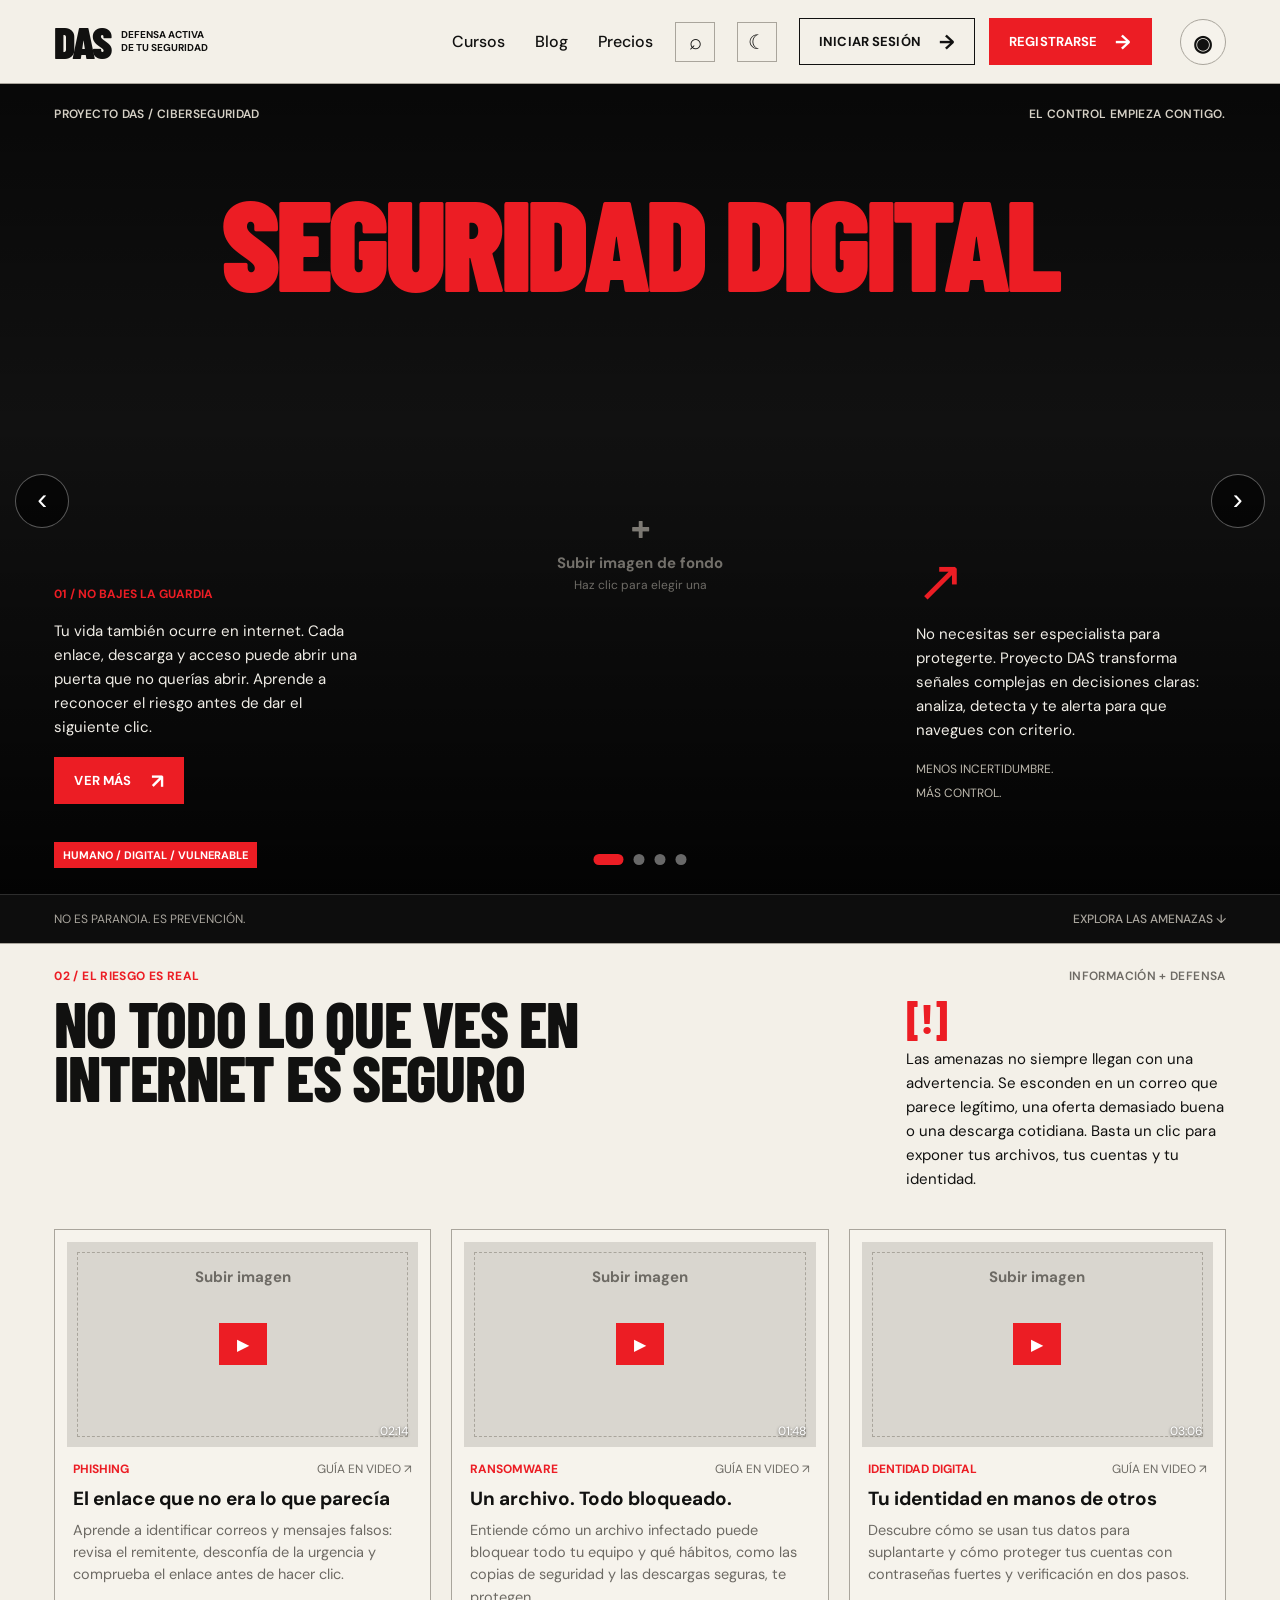
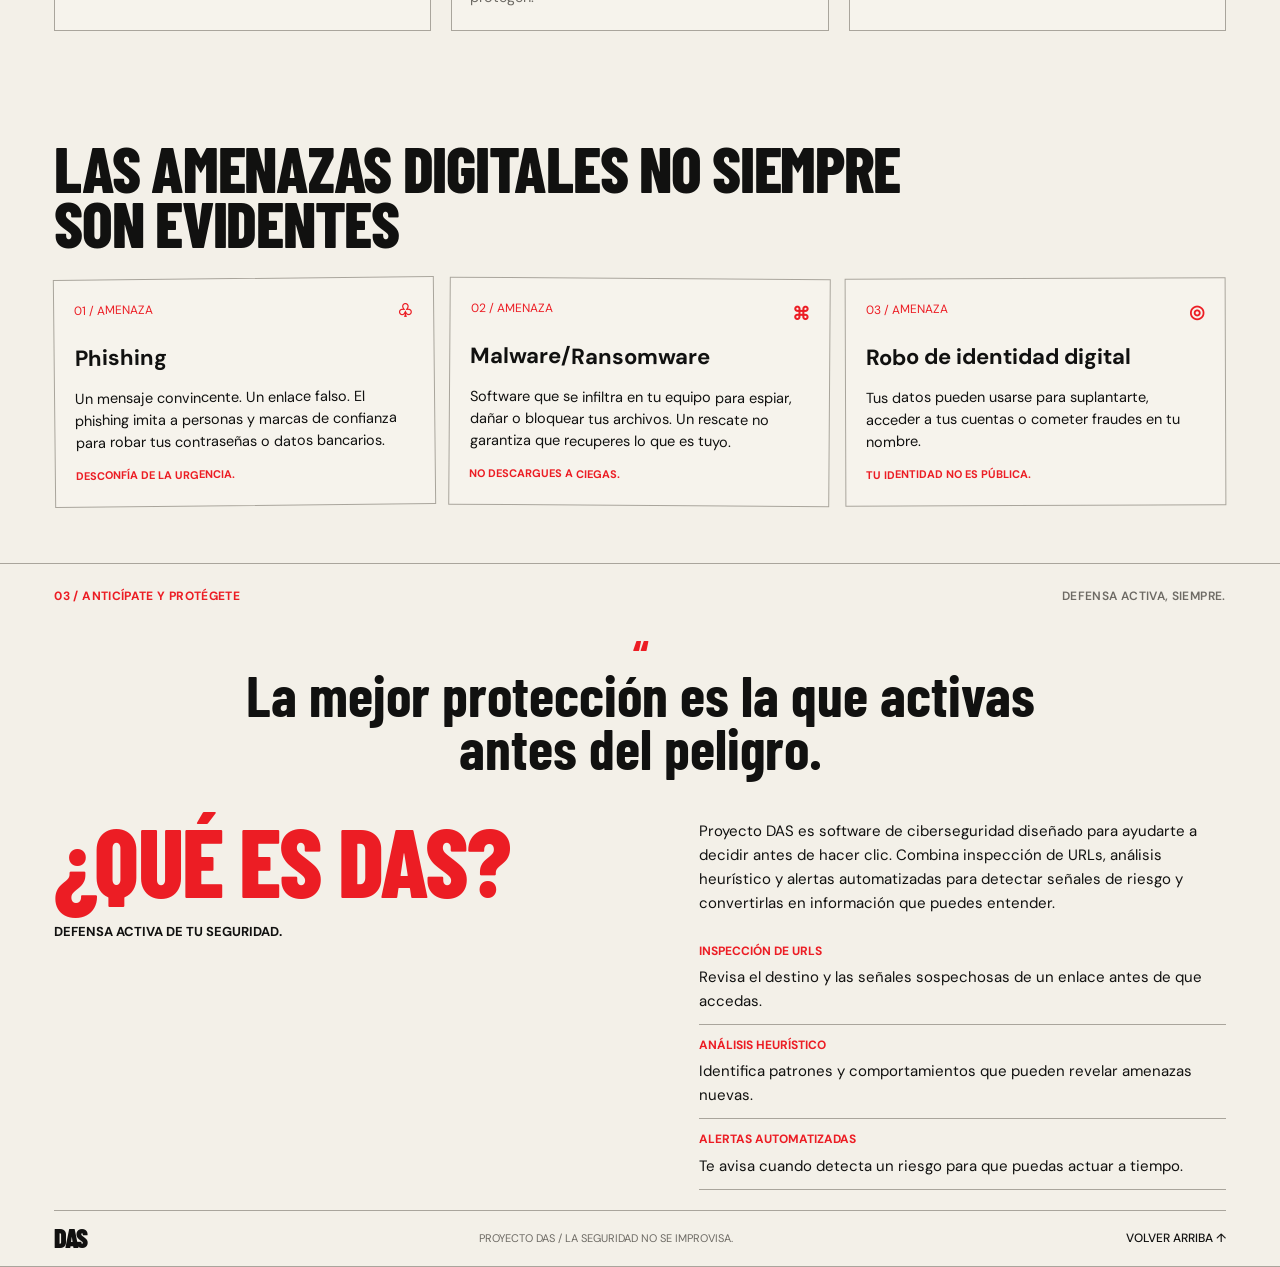
<file: index.html>
<!DOCTYPE html>
<html lang="es">
<head>
  <meta charset="UTF-8">
  <meta name="viewport" content="width=device-width, initial-scale=1.0">
  <meta name="theme-color" content="#f3f0e8">
  <title>DAS — Defensa activa de tu seguridad</title>
  <link rel="preconnect" href="https://fonts.googleapis.com">
  <link rel="preconnect" href="https://fonts.gstatic.com" crossorigin>
  <link href="https://fonts.googleapis.com/css2?family=Barlow+Condensed:wght@600;700;800;900&family=DM+Sans:wght@400;500;600;700&display=swap" rel="stylesheet">
  <link rel="stylesheet" href="style.css">
  <script src="script.js" defer></script>
</head>
<body>
  <header class="site-header">
    <a class="brand" href="#inicio" aria-label="DAS, inicio"><strong>DAS</strong><span>DEFENSA ACTIVA<br>DE TU SEGURIDAD</span></a>

    <nav class="main-nav" aria-label="Navegación principal">
      <div class="nav-links"><a href="#cursos">Cursos</a><a href="#blog">Blog</a><a href="#precios">Precios</a></div>
      <button class="icon-button search-button" aria-label="Buscar">⌕</button>
      <button class="icon-button theme-toggle" aria-label="Cambiar a modo oscuro" title="Cambiar tema"><span class="theme-icon">☾</span></button>
      <div class="account-actions">
        <button class="button button-outline" data-auth="login">Iniciar sesión <span>→</span></button>
        <button class="button button-red" data-auth="register">Registrarse <span>→</span></button>
      </div>
    </nav>

    <!-- Perfil: foto o iniciales del usuario -->
    <div class="profile">
      <button class="profile-button" aria-label="Perfil" aria-haspopup="true" aria-expanded="false">
        <img class="avatar-img" alt="Foto de perfil" hidden>
        <span class="avatar-initials">◉</span>
      </button>
      <div class="profile-menu" hidden>
        <strong class="profile-name"></strong>
        <button type="button" class="menu-item" data-action="photo">Cambiar foto</button>
        <button type="button" class="menu-item" data-action="logout">Cerrar sesión</button>
      </div>
      <input type="file" class="avatar-input" accept="image/*" hidden>
    </div>

    <button class="menu-toggle" aria-label="Abrir menú" aria-expanded="false">☰</button>
  </header>

  <main>
    <section class="hero section-rule" id="inicio" aria-roledescription="carrusel" aria-label="Seguridad digital">
      <div class="hero-stage">
        <article class="hero-slide is-active" aria-label="Diapositiva 1 de 4">
          <div class="hero-bg img-slot" data-slot="hero-1" data-mode="button" data-label="imagen de fondo 1">
            <img class="slot-img" alt="" hidden>
            <div class="slot-empty"><b>+</b><span>Subir imagen de fondo</span><small>Haz clic para elegir una</small></div>
            <button type="button" class="slot-edit" hidden>Cambiar imagen</button>
            <input type="file" accept="image/*" hidden>
          </div>
          <div class="slide-content">
            <div class="eyebrow-row"><span>PROYECTO DAS / CIBERSEGURIDAD</span><span>EL CONTROL EMPIEZA CONTIGO.</span></div>
            <h1>SEGURIDAD DIGITAL</h1>
            <div class="hero-grid">
              <div class="hero-copy hero-copy-left"><span class="kicker">01 / NO BAJES LA GUARDIA</span><p>Tu vida también ocurre en internet. Cada enlace, descarga y acceso puede abrir una puerta que no querías abrir. Aprende a reconocer el riesgo antes de dar el siguiente clic.</p><button class="button button-red" data-auth="register">Ver más <span>↗</span></button></div>
              <div class="hero-copy hero-copy-right"><span class="arrow-mark">↗</span><p>No necesitas ser especialista para protegerte. Proyecto DAS transforma señales complejas en decisiones claras: analiza, detecta y te alerta para que navegues con criterio.</p><small>MENOS INCERTIDUMBRE.<br>MÁS CONTROL.</small></div>
            </div>
            <span class="hero-caption">HUMANO / DIGITAL / VULNERABLE</span>
          </div>
        </article>
        <article class="hero-slide" aria-label="Diapositiva 2 de 4">
          <div class="hero-bg img-slot" data-slot="hero-2" data-mode="button" data-label="imagen de fondo 2">
            <img class="slot-img" alt="" hidden>
            <div class="slot-empty"><b>+</b><span>Subir imagen de fondo</span><small>Haz clic para elegir una</small></div>
            <button type="button" class="slot-edit" hidden>Cambiar imagen</button>
            <input type="file" accept="image/*" hidden>
          </div>
          <div class="slide-content">
            <div class="eyebrow-row"><span>PROYECTO DAS / PHISHING</span><span>DESCONFÍA DE LA URGENCIA.</span></div>
            <h1>PHISHING</h1>
            <div class="hero-grid">
              <div class="hero-copy hero-copy-left"><span class="kicker">02 / NO HAGAS CLIC A CIEGAS</span><p>Un correo de tu banco, un mensaje de un conocido, un premio que no pediste. El phishing se disfraza de lo que ya conoces. Revisa el remitente y el enlace antes de responder.</p><button class="button button-red" data-auth="register">Aprende a detectarlo <span>↗</span></button></div>
              <div class="hero-copy hero-copy-right"><span class="arrow-mark">↗</span><p>DAS inspecciona la URL y las señales sospechosas de cada enlace para avisarte cuando algo no cuadra, antes de que ingreses tus datos.</p><small>MENOS ENGAÑOS.<br>MÁS CRITERIO.</small></div>
            </div>
            <span class="hero-caption">ENLACE / FALSO / PELIGROSO</span>
          </div>
        </article>
        <article class="hero-slide" aria-label="Diapositiva 3 de 4">
          <div class="hero-bg img-slot" data-slot="hero-3" data-mode="button" data-label="imagen de fondo 3">
            <img class="slot-img" alt="" hidden>
            <div class="slot-empty"><b>+</b><span>Subir imagen de fondo</span><small>Haz clic para elegir una</small></div>
            <button type="button" class="slot-edit" hidden>Cambiar imagen</button>
            <input type="file" accept="image/*" hidden>
          </div>
          <div class="slide-content">
            <div class="eyebrow-row"><span>PROYECTO DAS / RANSOMWARE</span><span>NO DESCARGUES A CIEGAS.</span></div>
            <h1>RANSOMWARE</h1>
            <div class="hero-grid">
              <div class="hero-copy hero-copy-left"><span class="kicker">03 / UN ARCHIVO, TODO BLOQUEADO</span><p>Una descarga que parece normal puede cifrar tus archivos y pedirte dinero por devolverlos. Pagar no garantiza nada. Prevenir sí.</p><button class="button button-red" data-auth="register">Cómo evitarlo <span>↗</span></button></div>
              <div class="hero-copy hero-copy-right"><span class="arrow-mark">↗</span><p>El análisis heurístico de DAS detecta comportamientos sospechosos aunque la amenaza sea nueva y todavía no esté registrada.</p><small>MENOS RIESGO.<br>MÁS RESPALDO.</small></div>
            </div>
            <span class="hero-caption">ARCHIVO / CIFRADO / BLOQUEADO</span>
          </div>
        </article>
        <article class="hero-slide" aria-label="Diapositiva 4 de 4">
          <div class="hero-bg img-slot" data-slot="hero-4" data-mode="button" data-label="imagen de fondo 4">
            <img class="slot-img" alt="" hidden>
            <div class="slot-empty"><b>+</b><span>Subir imagen de fondo</span><small>Haz clic para elegir una</small></div>
            <button type="button" class="slot-edit" hidden>Cambiar imagen</button>
            <input type="file" accept="image/*" hidden>
          </div>
          <div class="slide-content">
            <div class="eyebrow-row"><span>PROYECTO DAS / IDENTIDAD DIGITAL</span><span>TU IDENTIDAD NO ES PÚBLICA.</span></div>
            <h1>IDENTIDAD DIGITAL</h1>
            <div class="hero-grid">
              <div class="hero-copy hero-copy-left"><span class="kicker">04 / TUS DATOS SON TUYOS</span><p>Tus datos pueden usarse para suplantarte, entrar a tus cuentas o cometer fraudes. Cuida lo que compartes y activa la verificación en dos pasos.</p><button class="button button-red" data-auth="register">Protege tu identidad <span>↗</span></button></div>
              <div class="hero-copy hero-copy-right"><span class="arrow-mark">↗</span><p>Las alertas automatizadas de DAS te avisan cuando detectan una señal de riesgo, para que puedas actuar a tiempo.</p><small>MÁS ALERTAS.<br>MENOS SORPRESAS.</small></div>
            </div>
            <span class="hero-caption">IDENTIDAD / DIGITAL / EXPUESTA</span>
          </div>
        </article>
      </div>
      <button class="hero-arrow hero-prev" aria-label="Diapositiva anterior">‹</button>
      <button class="hero-arrow hero-next" aria-label="Diapositiva siguiente">›</button>
      <div class="hero-dots" role="tablist" aria-label="Elegir diapositiva"></div>
      <div class="hero-foot"><span>NO ES PARANOIA. ES PREVENCIÓN.</span><a href="#amenazas">EXPLORA LAS AMENAZAS ↓</a></div>
    </section>

    <section class="threats section-rule" id="amenazas">
      <div class="eyebrow-row"><span class="kicker">02 / EL RIESGO ES REAL</span><span>INFORMACIÓN + DEFENSA</span></div>
      <div class="intro-grid"><h2>No todo lo que ves en<br>internet es seguro</h2><div class="intro-note"><strong>[!]</strong><p>Las amenazas no siempre llegan con una advertencia. Se esconden en un correo que parece legítimo, una oferta demasiado buena o una descarga cotidiana. Basta un clic para exponer tus archivos, tus cuentas y tu identidad.</p></div></div>
      <div class="video-grid" id="cursos">
        <article class="video-card">
          <div class="video-image img-slot" data-slot="video-phishing" data-label="miniatura de phishing">
            <img class="slot-img" alt="Miniatura de la guía de phishing" hidden>
            <div class="slot-empty"><span>Subir imagen</span></div>
            <button type="button" class="slot-edit" hidden>Cambiar imagen</button>
            <input type="file" accept="image/*" hidden>
            <button class="play-button" aria-label="Reproducir guía de phishing">▶</button><em class="duration">02:14</em>
          </div>
          <div class="video-body">
            <div class="video-meta"><b>PHISHING</b><span>GUÍA EN VIDEO ↗</span></div>
            <h3 class="video-title">El enlace que no era lo que parecía</h3>
            <p class="video-desc">Aprende a identificar correos y mensajes falsos: revisa el remitente, desconfía de la urgencia y comprueba el enlace antes de hacer clic.</p>
          </div>
        </article>
        <article class="video-card">
          <div class="video-image img-slot" data-slot="video-ransomware" data-label="miniatura de ransomware">
            <img class="slot-img" alt="Miniatura de la guía de ransomware" hidden>
            <div class="slot-empty"><span>Subir imagen</span></div>
            <button type="button" class="slot-edit" hidden>Cambiar imagen</button>
            <input type="file" accept="image/*" hidden>
            <button class="play-button" aria-label="Reproducir guía de ransomware">▶</button><em class="duration">01:48</em>
          </div>
          <div class="video-body">
            <div class="video-meta"><b>RANSOMWARE</b><span>GUÍA EN VIDEO ↗</span></div>
            <h3 class="video-title">Un archivo. Todo bloqueado.</h3>
            <p class="video-desc">Entiende cómo un archivo infectado puede bloquear todo tu equipo y qué hábitos, como las copias de seguridad y las descargas seguras, te protegen.</p>
          </div>
        </article>
        <article class="video-card" id="blog">
          <div class="video-image img-slot" data-slot="video-identidad" data-label="miniatura de identidad digital">
            <img class="slot-img" alt="Miniatura de la guía de identidad digital" hidden>
            <div class="slot-empty"><span>Subir imagen</span></div>
            <button type="button" class="slot-edit" hidden>Cambiar imagen</button>
            <input type="file" accept="image/*" hidden>
            <button class="play-button" aria-label="Reproducir guía de identidad digital">▶</button><em class="duration">03:06</em>
          </div>
          <div class="video-body">
            <div class="video-meta"><b>IDENTIDAD DIGITAL</b><span>GUÍA EN VIDEO ↗</span></div>
            <h3 class="video-title">Tu identidad en manos de otros</h3>
            <p class="video-desc">Descubre cómo se usan tus datos para suplantarte y cómo proteger tus cuentas con contraseñas fuertes y verificación en dos pasos.</p>
          </div>
        </article>
      </div>
      <h2 class="wide-heading">Las amenazas digitales no siempre<br>son evidentes</h2>
      <div class="risk-grid">
        <article class="risk-card"><span>01 / AMENAZA <b>♧</b></span><h3>Phishing</h3><p>Un mensaje convincente. Un enlace falso. El phishing imita a personas y marcas de confianza para robar tus contraseñas o datos bancarios.</p><small>DESCONFÍA DE LA URGENCIA.</small></article>
        <article class="risk-card"><span>02 / AMENAZA <b>⌘</b></span><h3>Malware/Ransomware</h3><p>Software que se infiltra en tu equipo para espiar, dañar o bloquear tus archivos. Un rescate no garantiza que recuperes lo que es tuyo.</p><small>NO DESCARGUES A CIEGAS.</small></article>
        <article class="risk-card"><span>03 / AMENAZA <b>◎</b></span><h3>Robo de identidad digital</h3><p>Tus datos pueden usarse para suplantarte, acceder a tus cuentas o cometer fraudes en tu nombre.</p><small>TU IDENTIDAD NO ES PÚBLICA.</small></article>
      </div>
    </section>

    <section class="about section-rule" id="precios">
      <div class="eyebrow-row"><span class="kicker">03 / ANTICÍPATE Y PROTÉGETE</span><span>DEFENSA ACTIVA, SIEMPRE.</span></div>
      <blockquote><span>“</span>La mejor protección es la que activas<br>antes del peligro.</blockquote>
      <div class="about-grid"><div><h2>¿Qué es DAS?</h2><strong>DEFENSA ACTIVA DE TU SEGURIDAD.</strong></div><div class="about-copy"><p>Proyecto DAS es software de ciberseguridad diseñado para ayudarte a decidir antes de hacer clic. Combina inspección de URLs, análisis heurístico y alertas automatizadas para detectar señales de riesgo y convertirlas en información que puedes entender.</p><dl><div><dt>INSPECCIÓN DE URLS</dt><dd>Revisa el destino y las señales sospechosas de un enlace antes de que accedas.</dd></div><div><dt>ANÁLISIS HEURÍSTICO</dt><dd>Identifica patrones y comportamientos que pueden revelar amenazas nuevas.</dd></div><div><dt>ALERTAS AUTOMATIZADAS</dt><dd>Te avisa cuando detecta un riesgo para que puedas actuar a tiempo.</dd></div></dl></div></div>
      <footer><a class="brand footer-brand" href="#inicio"><strong>DAS</strong></a><span>PROYECTO DAS / LA SEGURIDAD NO SE IMPROVISA.</span><a href="#inicio">VOLVER ARRIBA ↑</a></footer>
    </section>
  </main>

  <dialog class="auth-dialog" aria-labelledby="auth-title"><button class="dialog-close" aria-label="Cerrar">×</button><div class="auth-brand">DAS <span>DEFENSA ACTIVA</span></div><span class="kicker" id="auth-kicker">TU SEGURIDAD EMPIEZA AQUÍ</span><h2 id="auth-title">Inicia sesión</h2><p class="auth-description">Continúa con tu cuenta DAS.</p><form id="auth-form"><label>Correo electrónico<input type="email" name="email" placeholder="tu@correo.com" autocomplete="email" required></label><label class="password-label">Contraseña<input type="password" name="password" placeholder="Mínimo 8 caracteres" minlength="8" autocomplete="current-password" required></label><label class="name-field" hidden>Tu nombre<input type="text" name="name" placeholder="Nombre y apellido" autocomplete="name"></label><button class="button button-red submit-button" type="submit">Entrar <span>↗</span></button><p class="form-message" aria-live="polite"></p></form><p class="auth-switch"><span>¿No tienes cuenta?</span> <button type="button" class="text-button" data-auth="register">Regístrate</button></p><p class="auth-switch register-switch" hidden>¿Ya tienes cuenta? <button type="button" class="text-button" data-auth="login">Inicia sesión</button></p></dialog>
</body>
</html>
</file>
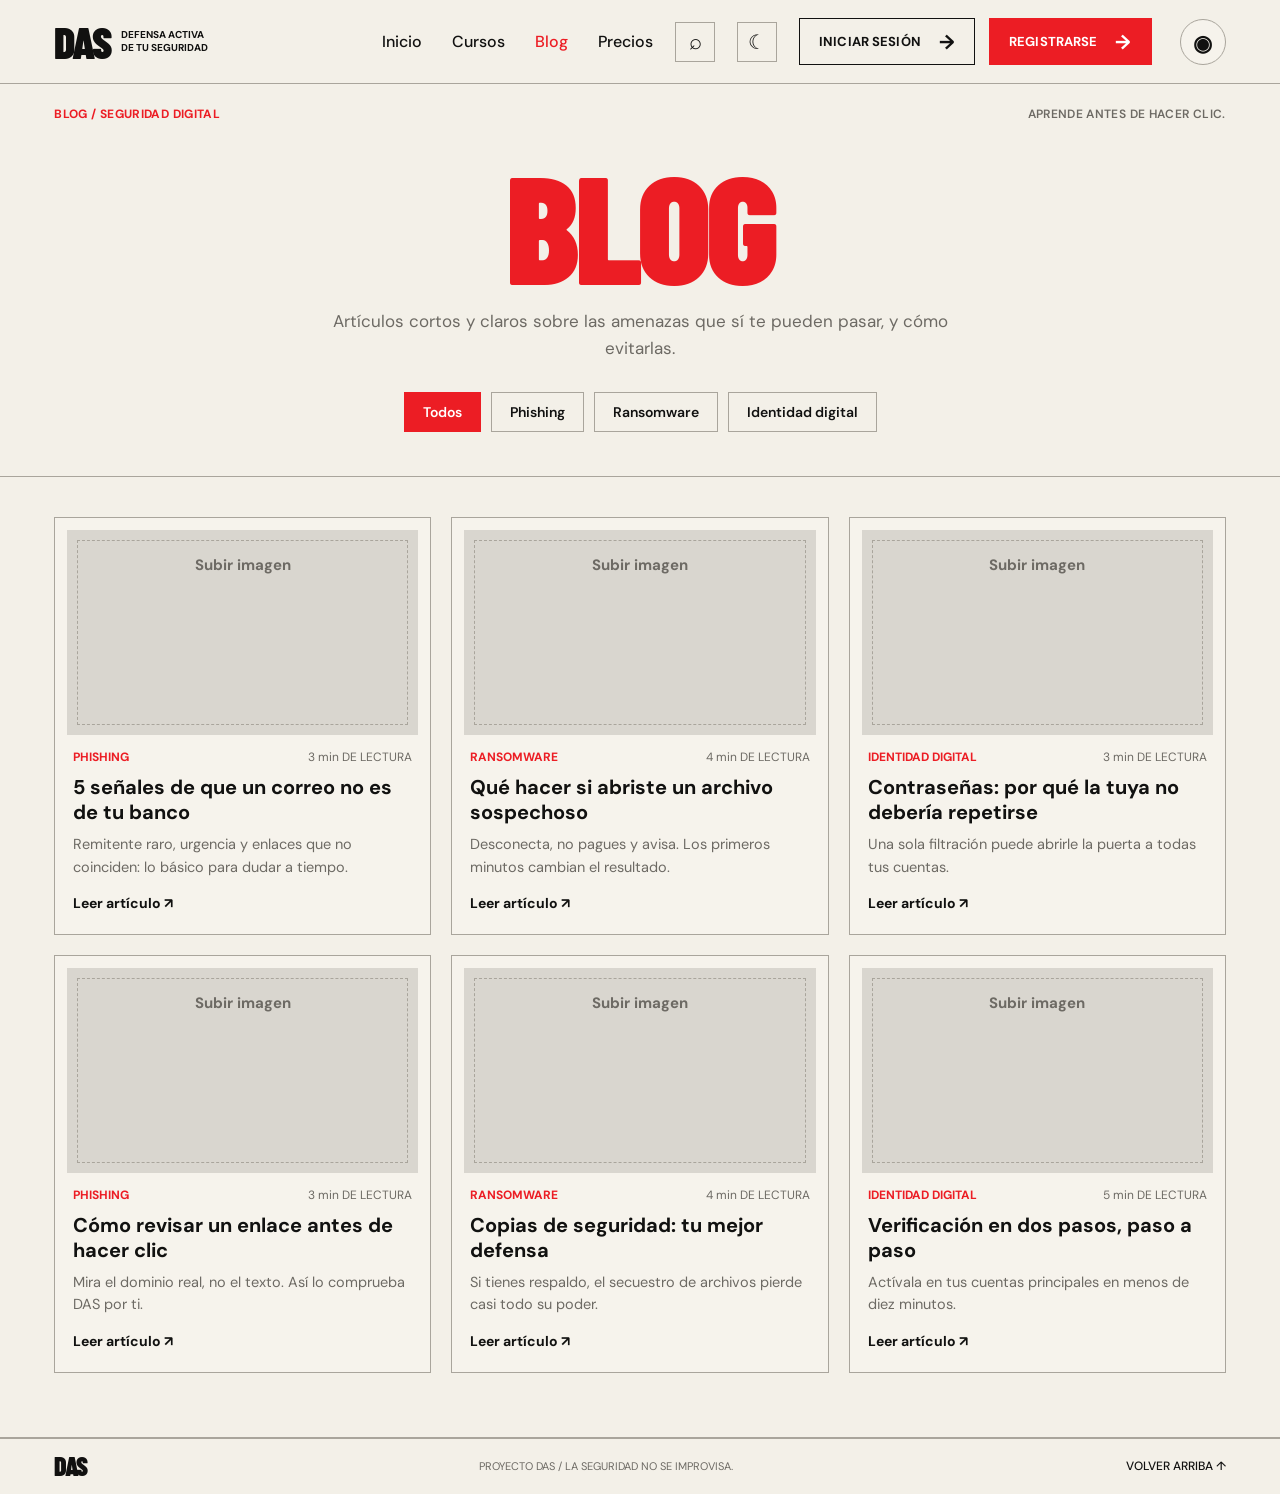
<file: Presentacion/Blog/index_BlogPresentacion.html>
<!DOCTYPE html>
<html lang="es">
<head>
  <meta charset="UTF-8">
  <meta name="viewport" content="width=device-width, initial-scale=1.0">
  <meta name="theme-color" content="#f3f0e8">
  <title>Blog — DAS</title>
  <link rel="preconnect" href="https://fonts.googleapis.com">
  <link rel="preconnect" href="https://fonts.gstatic.com" crossorigin>
  <link href="https://fonts.googleapis.com/css2?family=Barlow+Condensed:wght@600;700;800;900&family=DM+Sans:wght@400;500;600;700&display=swap" rel="stylesheet">
  <link rel="stylesheet" href="../Base/style_BasePresentacion.css">
  <link rel="stylesheet" href="style_BlogPresentacion.css">
  <script src="../Base/script_BasePresentacion.js" defer></script>
  <script src="script_BlogPresentacion.js" defer></script>
</head>
<body>
  <header class="site-header" id="top">
    <a class="brand" href="index_inicio_presentacion.html" aria-label="DAS, inicio"><strong>DAS</strong><span>DEFENSA ACTIVA<br>DE TU SEGURIDAD</span></a>

    <nav class="main-nav" aria-label="Navegación principal">
      <div class="nav-links"><a href="../Inicio/index_InicioPresentacion.html">Inicio</a><a href="../Inicio/index_InicioPresentacion.html#Cursos">Cursos</a><a href="../Blog/index_BlogPresentacion.html" aria-current="page">Blog</a><a href="../Precios/index_PreciosPresentacion.html">Precios</a></div>
      <button class="icon-button search-button" aria-label="Buscar">⌕</button>
      <button class="icon-button theme-toggle" aria-label="Cambiar a modo oscuro" title="Cambiar tema"><span class="theme-icon">☾</span></button>
      <div class="account-actions">
        <button class="button button-outline" data-auth="login">Iniciar sesión <span>→</span></button>
        <button class="button button-red" data-auth="register">Registrarse <span>→</span></button>
      </div>
    </nav>

    <div class="profile">
      <button class="profile-button" aria-label="Perfil" aria-haspopup="true" aria-expanded="false">
        <img class="avatar-img" alt="Foto de perfil" hidden>
        <span class="avatar-initials">◉</span>
      </button>
      <div class="profile-menu" hidden>
        <strong class="profile-name"></strong>
        <button type="button" class="menu-item" data-action="app">Ir a la aplicación</button>
        <button type="button" class="menu-item" data-action="photo">Cambiar foto</button>
        <button type="button" class="menu-item" data-action="logout">Cerrar sesión</button>
      </div>
      <input type="file" class="avatar-input" accept="image/*" hidden>
    </div>

    <button class="menu-toggle" aria-label="Abrir menú" aria-expanded="false">☰</button>
  </header>

  <main>
    <section class="page-head section-rule">
      <div class="eyebrow-row"><span class="kicker">BLOG / SEGURIDAD DIGITAL</span><span>APRENDE ANTES DE HACER CLIC.</span></div>
      <h1 class="page-title">BLOG</h1>
      <p class="page-lead">Artículos cortos y claros sobre las amenazas que sí te pueden pasar, y cómo evitarlas.</p>
      <div class="blog-filters" role="group" aria-label="Filtrar artículos">
        <button class="chip" data-filter="todos" aria-pressed="true">Todos</button>
        <button class="chip" data-filter="phishing" aria-pressed="false">Phishing</button>
        <button class="chip" data-filter="ransomware" aria-pressed="false">Ransomware</button>
        <button class="chip" data-filter="identidad" aria-pressed="false">Identidad digital</button>
      </div>
    </section>
    <!-- Artículos de ejemplo: reemplaza títulos y textos por los reales -->
    <section class="blog-grid section-rule" aria-live="polite">
      <article class="post-card" data-tag="phishing">
        <div class="post-image img-slot" data-slot="blog-1" data-label="imagen del artículo 1">
          <img class="slot-img" alt="" hidden>
          <div class="slot-empty"><span>Subir imagen</span></div>
          <button type="button" class="slot-edit" hidden>Cambiar imagen</button>
          <input type="file" accept="image/*" hidden>
        </div>
        <div class="post-body">
          <div class="post-meta"><b>PHISHING</b><span>3 min DE LECTURA</span></div>
          <h2 class="post-title">5 señales de que un correo no es de tu banco</h2>
          <p class="post-excerpt">Remitente raro, urgencia y enlaces que no coinciden: lo básico para dudar a tiempo.</p>
          <a class="post-link" href="#">Leer artículo ↗</a>
        </div>
      </article>
      <article class="post-card" data-tag="ransomware">
        <div class="post-image img-slot" data-slot="blog-2" data-label="imagen del artículo 2">
          <img class="slot-img" alt="" hidden>
          <div class="slot-empty"><span>Subir imagen</span></div>
          <button type="button" class="slot-edit" hidden>Cambiar imagen</button>
          <input type="file" accept="image/*" hidden>
        </div>
        <div class="post-body">
          <div class="post-meta"><b>RANSOMWARE</b><span>4 min DE LECTURA</span></div>
          <h2 class="post-title">Qué hacer si abriste un archivo sospechoso</h2>
          <p class="post-excerpt">Desconecta, no pagues y avisa. Los primeros minutos cambian el resultado.</p>
          <a class="post-link" href="#">Leer artículo ↗</a>
        </div>
      </article>
      <article class="post-card" data-tag="identidad">
        <div class="post-image img-slot" data-slot="blog-3" data-label="imagen del artículo 3">
          <img class="slot-img" alt="" hidden>
          <div class="slot-empty"><span>Subir imagen</span></div>
          <button type="button" class="slot-edit" hidden>Cambiar imagen</button>
          <input type="file" accept="image/*" hidden>
        </div>
        <div class="post-body">
          <div class="post-meta"><b>IDENTIDAD DIGITAL</b><span>3 min DE LECTURA</span></div>
          <h2 class="post-title">Contraseñas: por qué la tuya no debería repetirse</h2>
          <p class="post-excerpt">Una sola filtración puede abrirle la puerta a todas tus cuentas.</p>
          <a class="post-link" href="#">Leer artículo ↗</a>
        </div>
      </article>
      <article class="post-card" data-tag="phishing">
        <div class="post-image img-slot" data-slot="blog-4" data-label="imagen del artículo 4">
          <img class="slot-img" alt="" hidden>
          <div class="slot-empty"><span>Subir imagen</span></div>
          <button type="button" class="slot-edit" hidden>Cambiar imagen</button>
          <input type="file" accept="image/*" hidden>
        </div>
        <div class="post-body">
          <div class="post-meta"><b>PHISHING</b><span>3 min DE LECTURA</span></div>
          <h2 class="post-title">Cómo revisar un enlace antes de hacer clic</h2>
          <p class="post-excerpt">Mira el dominio real, no el texto. Así lo comprueba DAS por ti.</p>
          <a class="post-link" href="#">Leer artículo ↗</a>
        </div>
      </article>
      <article class="post-card" data-tag="ransomware">
        <div class="post-image img-slot" data-slot="blog-5" data-label="imagen del artículo 5">
          <img class="slot-img" alt="" hidden>
          <div class="slot-empty"><span>Subir imagen</span></div>
          <button type="button" class="slot-edit" hidden>Cambiar imagen</button>
          <input type="file" accept="image/*" hidden>
        </div>
        <div class="post-body">
          <div class="post-meta"><b>RANSOMWARE</b><span>4 min DE LECTURA</span></div>
          <h2 class="post-title">Copias de seguridad: tu mejor defensa</h2>
          <p class="post-excerpt">Si tienes respaldo, el secuestro de archivos pierde casi todo su poder.</p>
          <a class="post-link" href="#">Leer artículo ↗</a>
        </div>
      </article>
      <article class="post-card" data-tag="identidad">
        <div class="post-image img-slot" data-slot="blog-6" data-label="imagen del artículo 6">
          <img class="slot-img" alt="" hidden>
          <div class="slot-empty"><span>Subir imagen</span></div>
          <button type="button" class="slot-edit" hidden>Cambiar imagen</button>
          <input type="file" accept="image/*" hidden>
        </div>
        <div class="post-body">
          <div class="post-meta"><b>IDENTIDAD DIGITAL</b><span>5 min DE LECTURA</span></div>
          <h2 class="post-title">Verificación en dos pasos, paso a paso</h2>
          <p class="post-excerpt">Actívala en tus cuentas principales en menos de diez minutos.</p>
          <a class="post-link" href="#">Leer artículo ↗</a>
        </div>
      </article>
    </section>
  </main>

  <footer class="site-footer"><a class="brand footer-brand" href="../Inicio/index_InicioPresentacion.html"><strong>DAS</strong></a><span>PROYECTO DAS / LA SEGURIDAD NO SE IMPROVISA.</span><a href="#top">VOLVER ARRIBA ↑</a></footer>

  <dialog class="auth-dialog" aria-labelledby="auth-title"><button class="dialog-close" aria-label="Cerrar">×</button><div class="auth-brand">DAS <span>DEFENSA ACTIVA</span></div><span class="kicker" id="auth-kicker">TU SEGURIDAD EMPIEZA AQUÍ</span><h2 id="auth-title">Inicia sesión</h2><p class="auth-description">Continúa con tu cuenta DAS.</p><form id="auth-form"><label>Correo electrónico<input type="email" name="email" placeholder="tu@correo.com" autocomplete="email" required></label><label class="password-label">Contraseña<input type="password" name="password" placeholder="Mínimo 8 caracteres" minlength="8" autocomplete="current-password" required></label><label class="name-field" hidden>Tu nombre<input type="text" name="name" placeholder="Nombre y apellido" autocomplete="name"></label><button class="button button-red submit-button" type="submit">Entrar <span>↗</span></button><p class="form-message" aria-live="polite"></p></form><p class="auth-switch"><span>¿No tienes cuenta?</span> <button type="button" class="text-button" data-auth="register">Regístrate</button></p><p class="auth-switch register-switch" hidden>¿Ya tienes cuenta? <button type="button" class="text-button" data-auth="login">Inicia sesión</button></p></dialog>
</body>
</html>
</file>
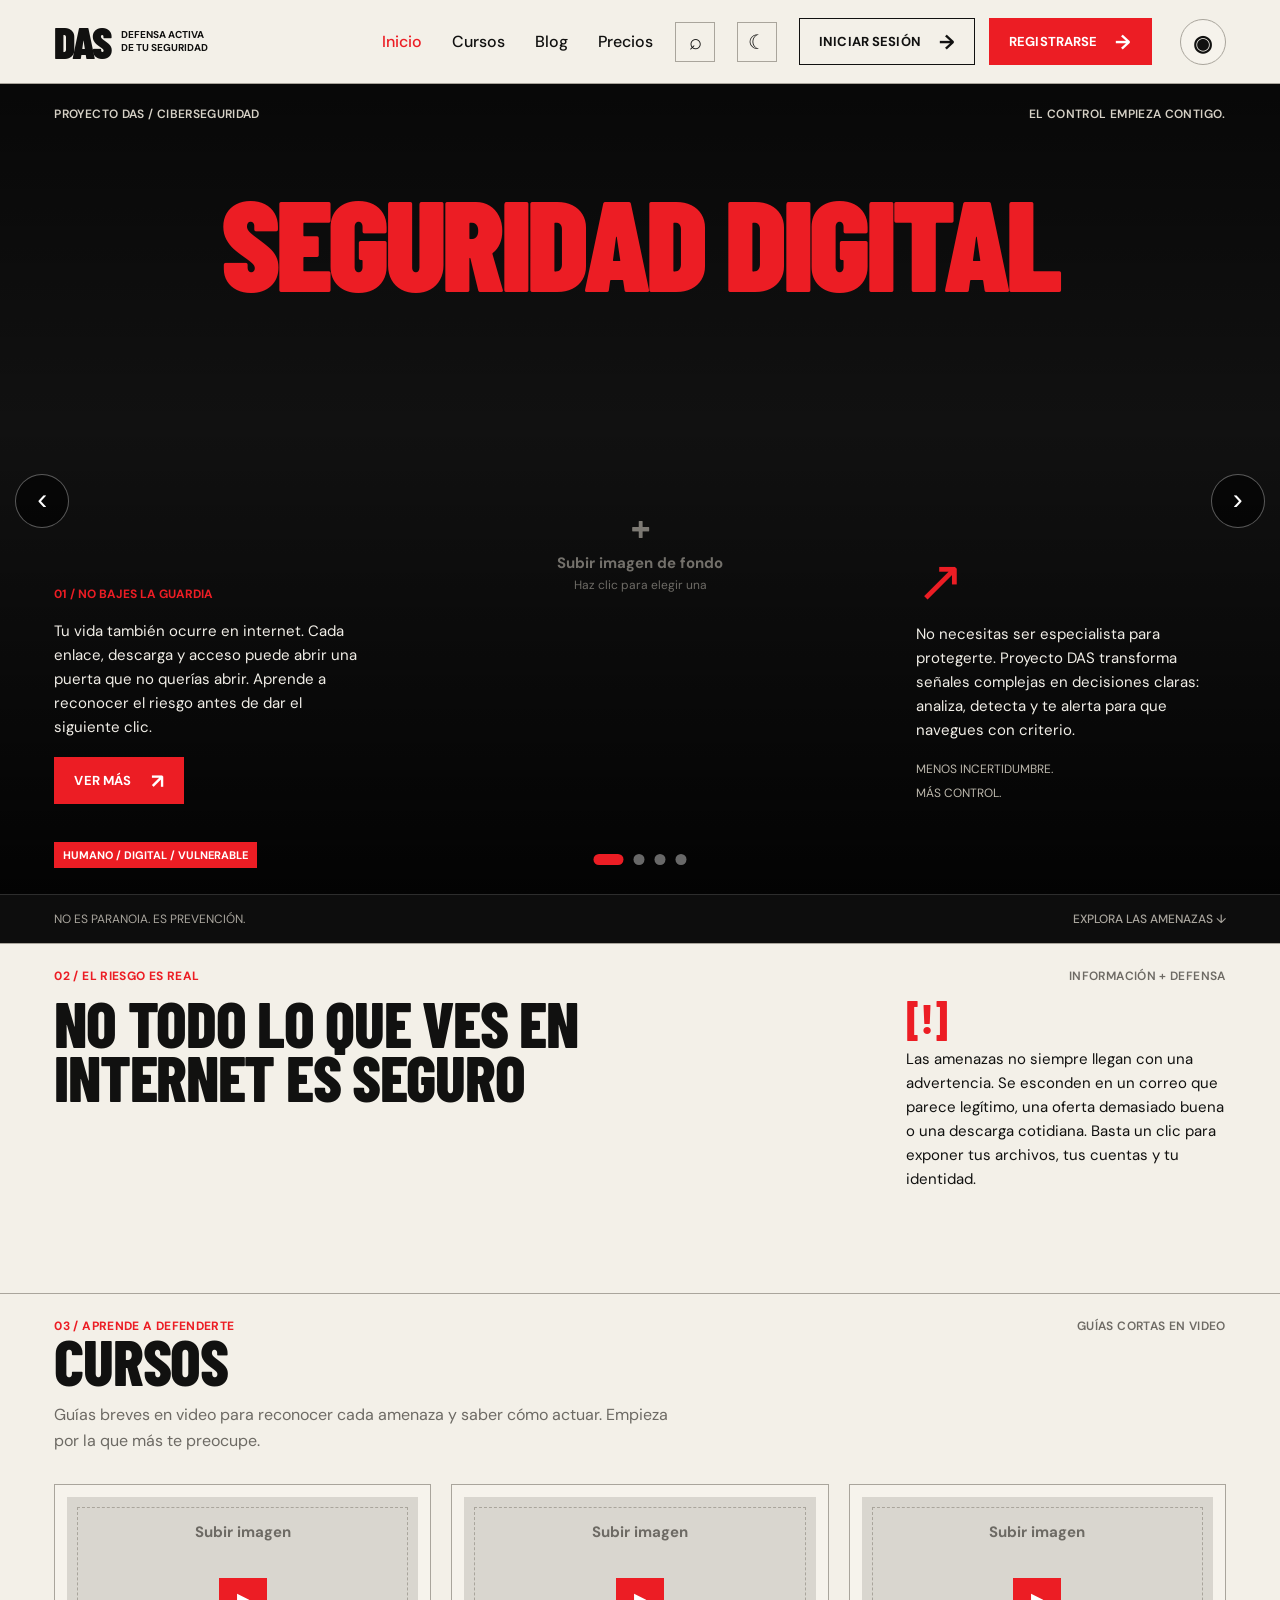
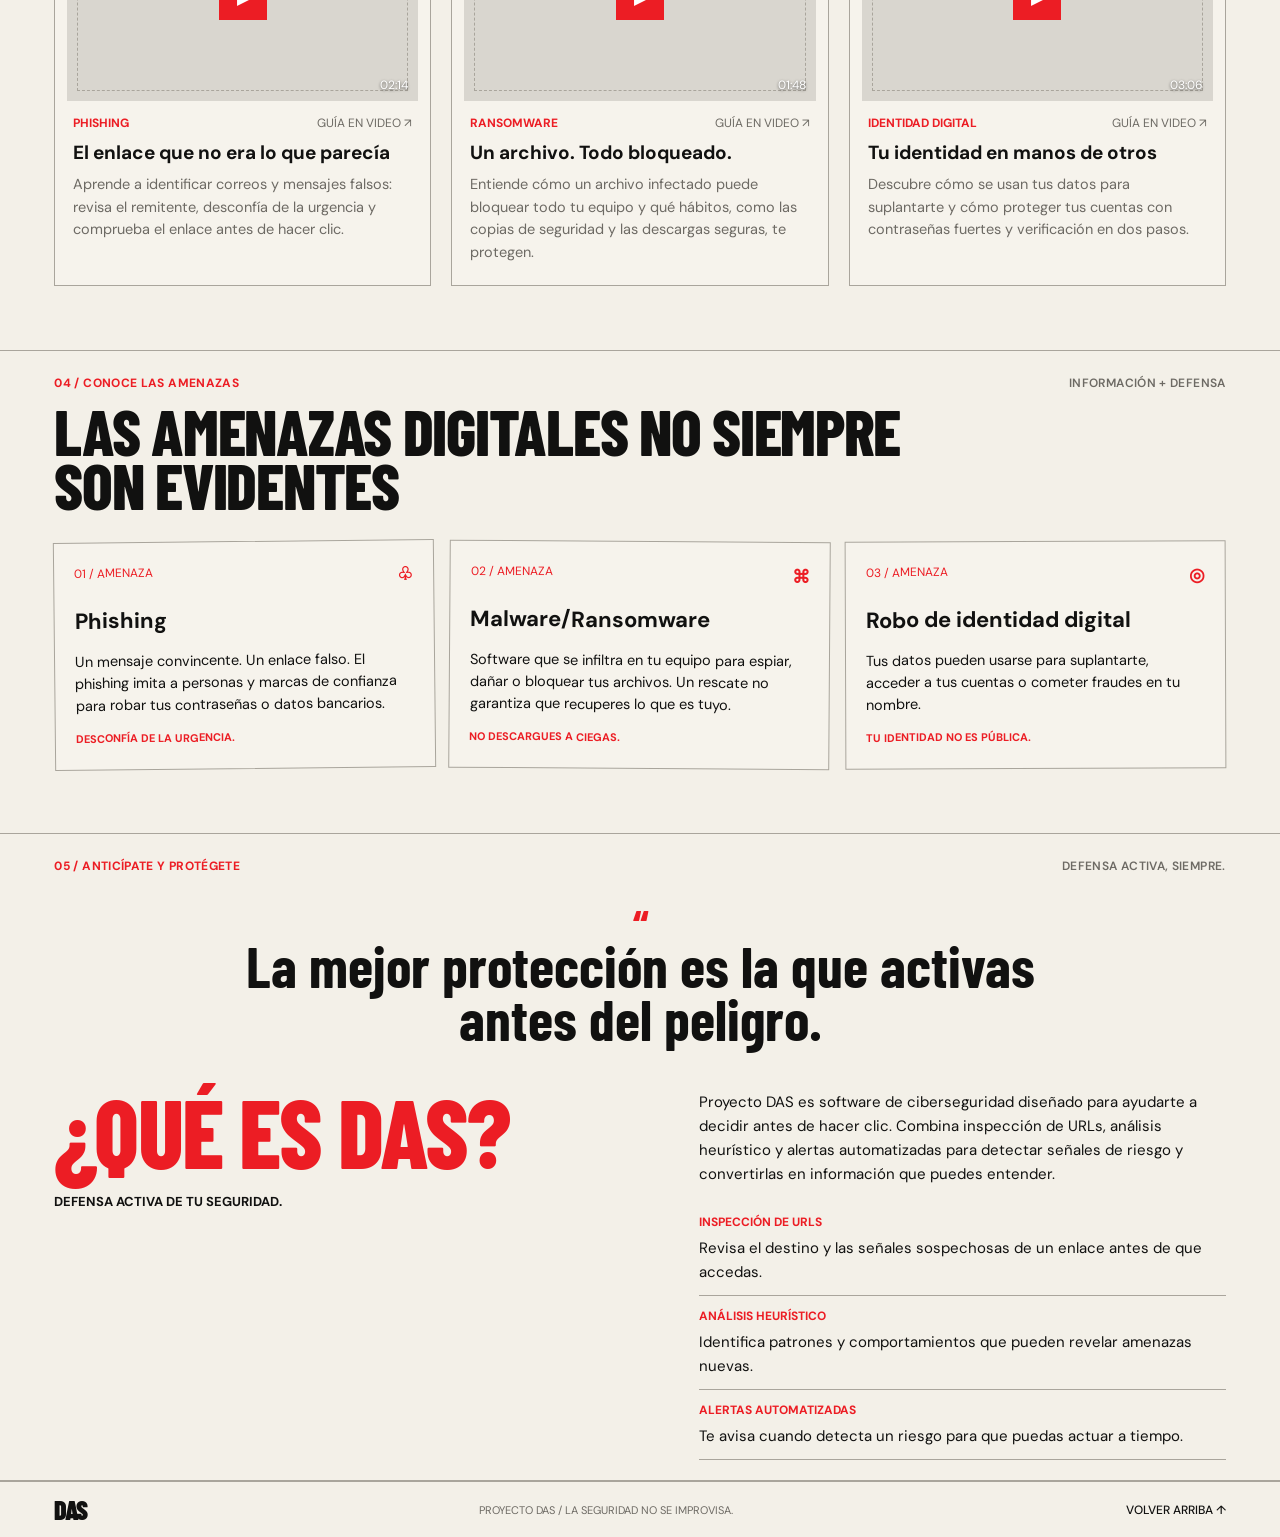
<file: Presentacion/Inicio/index_InicioPresentacion.html>
<!DOCTYPE html>
<html lang="es">
<head>
  <meta charset="UTF-8">
  <meta name="viewport" content="width=device-width, initial-scale=1.0">
  <meta name="theme-color" content="#f3f0e8">
  <title>DAS — Defensa activa de tu seguridad</title>
  <link rel="preconnect" href="https://fonts.googleapis.com">
  <link rel="preconnect" href="https://fonts.gstatic.com" crossorigin>
  <link href="https://fonts.googleapis.com/css2?family=Barlow+Condensed:wght@600;700;800;900&family=DM+Sans:wght@400;500;600;700&display=swap" rel="stylesheet">
  <link rel="stylesheet" href="../Base/style_BasePresentacion.css">
  <link rel="stylesheet" href="style_InicioPresentacion.css">
  <script src="../Base/script_BasePresentacion.js" defer></script>
  <script src="script_InicioPresentacion.js" defer></script>
</head>
<body>
  <header class="site-header" id="top">
    <a class="brand" href="index_InicioPresentacion.html" aria-label="DAS, inicio"><strong>DAS</strong><span>DEFENSA ACTIVA<br>DE TU SEGURIDAD</span></a>

    <nav class="main-nav" aria-label="Navegación principal">
      <div class="nav-links"><a href="index_InicioPresentacion.html" aria-current="page">Inicio</a><a href="index_InicioPresentacion.html#Cursos">Cursos</a><a href="../Blog/index_BlogPresentacion.html">Blog</a><a href="../Precios/index_PreciosPresentacion.html">Precios</a></div>
      <button class="icon-button search-button" aria-label="Buscar">⌕</button>
      <button class="icon-button theme-toggle" aria-label="Cambiar a modo oscuro" title="Cambiar tema"><span class="theme-icon">☾</span></button>
      <div class="account-actions">
        <button class="button button-outline" data-auth="login">Iniciar sesión <span>→</span></button>
        <button class="button button-red" data-auth="register">Registrarse <span>→</span></button>
      </div>
    </nav>

    <div class="profile">
      <button class="profile-button" aria-label="Perfil" aria-haspopup="true" aria-expanded="false">
        <img class="avatar-img" alt="Foto de perfil" hidden>
        <span class="avatar-initials">◉</span>
      </button>
      <div class="profile-menu" hidden>
        <strong class="profile-name"></strong>
        <button type="button" class="menu-item" data-action="app">Ir a la aplicación</button>
        <button type="button" class="menu-item" data-action="photo">Cambiar foto</button>
        <button type="button" class="menu-item" data-action="logout">Cerrar sesión</button>
      </div>
      <input type="file" class="avatar-input" accept="image/*" hidden>
    </div>

    <button class="menu-toggle" aria-label="Abrir menú" aria-expanded="false">☰</button>
  </header>

  <main>
    <section class="hero section-rule" id="inicio" aria-roledescription="carrusel" aria-label="Seguridad digital">
      <div class="hero-stage">
        <article class="hero-slide is-active" aria-label="Diapositiva 1 de 4">
          <div class="hero-bg img-slot" data-slot="hero-1" data-mode="button" data-label="imagen de fondo 1">
            <img class="slot-img" alt="" hidden>
            <div class="slot-empty"><b>+</b><span>Subir imagen de fondo</span><small>Haz clic para elegir una</small></div>
            <button type="button" class="slot-edit" hidden>Cambiar imagen</button>
            <input type="file" accept="image/*" hidden>
          </div>
          <div class="slide-content">
            <div class="eyebrow-row"><span>PROYECTO DAS / CIBERSEGURIDAD</span><span>EL CONTROL EMPIEZA CONTIGO.</span></div>
            <h1>SEGURIDAD DIGITAL</h1>
            <div class="hero-grid">
              <div class="hero-copy hero-copy-left"><span class="kicker">01 / NO BAJES LA GUARDIA</span><p>Tu vida también ocurre en internet. Cada enlace, descarga y acceso puede abrir una puerta que no querías abrir. Aprende a reconocer el riesgo antes de dar el siguiente clic.</p><button class="button button-red" data-auth="register">Ver más <span>↗</span></button></div>
              <div class="hero-copy hero-copy-right"><span class="arrow-mark">↗</span><p>No necesitas ser especialista para protegerte. Proyecto DAS transforma señales complejas en decisiones claras: analiza, detecta y te alerta para que navegues con criterio.</p><small>MENOS INCERTIDUMBRE.<br>MÁS CONTROL.</small></div>
            </div>
            <span class="hero-caption">HUMANO / DIGITAL / VULNERABLE</span>
          </div>
        </article>
        <article class="hero-slide" aria-label="Diapositiva 2 de 4">
          <div class="hero-bg img-slot" data-slot="hero-2" data-mode="button" data-label="imagen de fondo 2">
            <img class="slot-img" alt="" hidden>
            <div class="slot-empty"><b>+</b><span>Subir imagen de fondo</span><small>Haz clic para elegir una</small></div>
            <button type="button" class="slot-edit" hidden>Cambiar imagen</button>
            <input type="file" accept="image/*" hidden>
          </div>
          <div class="slide-content">
            <div class="eyebrow-row"><span>PROYECTO DAS / PHISHING</span><span>DESCONFÍA DE LA URGENCIA.</span></div>
            <h1>PHISHING</h1>
            <div class="hero-grid">
              <div class="hero-copy hero-copy-left"><span class="kicker">02 / NO HAGAS CLIC A CIEGAS</span><p>Un correo de tu banco, un mensaje de un conocido, un premio que no pediste. El phishing se disfraza de lo que ya conoces. Revisa el remitente y el enlace antes de responder.</p><button class="button button-red" data-auth="register">Aprende a detectarlo <span>↗</span></button></div>
              <div class="hero-copy hero-copy-right"><span class="arrow-mark">↗</span><p>DAS inspecciona la URL y las señales sospechosas de cada enlace para avisarte cuando algo no cuadra, antes de que ingreses tus datos.</p><small>MENOS ENGAÑOS.<br>MÁS CRITERIO.</small></div>
            </div>
            <span class="hero-caption">ENLACE / FALSO / PELIGROSO</span>
          </div>
        </article>
        <article class="hero-slide" aria-label="Diapositiva 3 de 4">
          <div class="hero-bg img-slot" data-slot="hero-3" data-mode="button" data-label="imagen de fondo 3">
            <img class="slot-img" alt="" hidden>
            <div class="slot-empty"><b>+</b><span>Subir imagen de fondo</span><small>Haz clic para elegir una</small></div>
            <button type="button" class="slot-edit" hidden>Cambiar imagen</button>
            <input type="file" accept="image/*" hidden>
          </div>
          <div class="slide-content">
            <div class="eyebrow-row"><span>PROYECTO DAS / RANSOMWARE</span><span>NO DESCARGUES A CIEGAS.</span></div>
            <h1>RANSOMWARE</h1>
            <div class="hero-grid">
              <div class="hero-copy hero-copy-left"><span class="kicker">03 / UN ARCHIVO, TODO BLOQUEADO</span><p>Una descarga que parece normal puede cifrar tus archivos y pedirte dinero por devolverlos. Pagar no garantiza nada. Prevenir sí.</p><button class="button button-red" data-auth="register">Cómo evitarlo <span>↗</span></button></div>
              <div class="hero-copy hero-copy-right"><span class="arrow-mark">↗</span><p>El análisis heurístico de DAS detecta comportamientos sospechosos aunque la amenaza sea nueva y todavía no esté registrada.</p><small>MENOS RIESGO.<br>MÁS RESPALDO.</small></div>
            </div>
            <span class="hero-caption">ARCHIVO / CIFRADO / BLOQUEADO</span>
          </div>
        </article>
        <article class="hero-slide" aria-label="Diapositiva 4 de 4">
          <div class="hero-bg img-slot" data-slot="hero-4" data-mode="button" data-label="imagen de fondo 4">
            <img class="slot-img" alt="" hidden>
            <div class="slot-empty"><b>+</b><span>Subir imagen de fondo</span><small>Haz clic para elegir una</small></div>
            <button type="button" class="slot-edit" hidden>Cambiar imagen</button>
            <input type="file" accept="image/*" hidden>
          </div>
          <div class="slide-content">
            <div class="eyebrow-row"><span>PROYECTO DAS / IDENTIDAD DIGITAL</span><span>TU IDENTIDAD NO ES PÚBLICA.</span></div>
            <h1>IDENTIDAD DIGITAL</h1>
            <div class="hero-grid">
              <div class="hero-copy hero-copy-left"><span class="kicker">04 / TUS DATOS SON TUYOS</span><p>Tus datos pueden usarse para suplantarte, entrar a tus cuentas o cometer fraudes. Cuida lo que compartes y activa la verificación en dos pasos.</p><button class="button button-red" data-auth="register">Protege tu identidad <span>↗</span></button></div>
              <div class="hero-copy hero-copy-right"><span class="arrow-mark">↗</span><p>Las alertas automatizadas de DAS te avisan cuando detectan una señal de riesgo, para que puedas actuar a tiempo.</p><small>MÁS ALERTAS.<br>MENOS SORPRESAS.</small></div>
            </div>
            <span class="hero-caption">IDENTIDAD / DIGITAL / EXPUESTA</span>
          </div>
        </article>
      </div>
      <button class="hero-arrow hero-prev" aria-label="Diapositiva anterior">‹</button>
      <button class="hero-arrow hero-next" aria-label="Diapositiva siguiente">›</button>
      <div class="hero-dots" role="tablist" aria-label="Elegir diapositiva"></div>
      <div class="hero-foot"><span>NO ES PARANOIA. ES PREVENCIÓN.</span><a href="#amenazas">EXPLORA LAS AMENAZAS ↓</a></div>
    </section>

    <section class="block section-rule" id="riesgo">
      <div class="eyebrow-row"><span class="kicker">02 / EL RIESGO ES REAL</span><span>INFORMACIÓN + DEFENSA</span></div>
      <div class="intro-grid"><h2>No todo lo que ves en<br>internet es seguro</h2><div class="intro-note"><strong>[!]</strong><p>Las amenazas no siempre llegan con una advertencia. Se esconden en un correo que parece legítimo, una oferta demasiado buena o una descarga cotidiana. Basta un clic para exponer tus archivos, tus cuentas y tu identidad.</p></div></div>
    </section>

    <section class="block section-rule" id="cursos">
      <div class="eyebrow-row"><span class="kicker">03 / APRENDE A DEFENDERTE</span><span>GUÍAS CORTAS EN VIDEO</span></div>
      <h2 class="section-title">Cursos</h2>
      <p class="section-desc">Guías breves en video para reconocer cada amenaza y saber cómo actuar. Empieza por la que más te preocupe.</p>
      <div class="video-grid">
        <article class="video-card">
          <div class="video-image img-slot" data-slot="video-phishing" data-label="miniatura de phishing">
            <img class="slot-img" alt="Miniatura de la guía de phishing" hidden>
            <div class="slot-empty"><span>Subir imagen</span></div>
            <button type="button" class="slot-edit" hidden>Cambiar imagen</button>
            <input type="file" accept="image/*" hidden>
            <button class="play-button" aria-label="Reproducir guía de phishing">▶</button><em class="duration">02:14</em>
          </div>
          <div class="video-body">
            <div class="video-meta"><b>PHISHING</b><span>GUÍA EN VIDEO ↗</span></div>
            <h3 class="video-title">El enlace que no era lo que parecía</h3>
            <p class="video-desc">Aprende a identificar correos y mensajes falsos: revisa el remitente, desconfía de la urgencia y comprueba el enlace antes de hacer clic.</p>
          </div>
        </article>
        <article class="video-card">
          <div class="video-image img-slot" data-slot="video-ransomware" data-label="miniatura de ransomware">
            <img class="slot-img" alt="Miniatura de la guía de ransomware" hidden>
            <div class="slot-empty"><span>Subir imagen</span></div>
            <button type="button" class="slot-edit" hidden>Cambiar imagen</button>
            <input type="file" accept="image/*" hidden>
            <button class="play-button" aria-label="Reproducir guía de ransomware">▶</button><em class="duration">01:48</em>
          </div>
          <div class="video-body">
            <div class="video-meta"><b>RANSOMWARE</b><span>GUÍA EN VIDEO ↗</span></div>
            <h3 class="video-title">Un archivo. Todo bloqueado.</h3>
            <p class="video-desc">Entiende cómo un archivo infectado puede bloquear todo tu equipo y qué hábitos, como las copias de seguridad y las descargas seguras, te protegen.</p>
          </div>
        </article>
        <article class="video-card">
          <div class="video-image img-slot" data-slot="video-identidad" data-label="miniatura de identidad digital">
            <img class="slot-img" alt="Miniatura de la guía de identidad digital" hidden>
            <div class="slot-empty"><span>Subir imagen</span></div>
            <button type="button" class="slot-edit" hidden>Cambiar imagen</button>
            <input type="file" accept="image/*" hidden>
            <button class="play-button" aria-label="Reproducir guía de identidad digital">▶</button><em class="duration">03:06</em>
          </div>
          <div class="video-body">
            <div class="video-meta"><b>IDENTIDAD DIGITAL</b><span>GUÍA EN VIDEO ↗</span></div>
            <h3 class="video-title">Tu identidad en manos de otros</h3>
            <p class="video-desc">Descubre cómo se usan tus datos para suplantarte y cómo proteger tus cuentas con contraseñas fuertes y verificación en dos pasos.</p>
          </div>
        </article>
      </div>
    </section>

    <section class="block section-rule" id="amenazas">
      <div class="eyebrow-row"><span class="kicker">04 / CONOCE LAS AMENAZAS</span><span>INFORMACIÓN + DEFENSA</span></div>
      <h2 class="wide-heading">Las amenazas digitales no siempre<br>son evidentes</h2>
      <div class="risk-grid">
        <article class="risk-card"><span>01 / AMENAZA <b>♧</b></span><h3>Phishing</h3><p>Un mensaje convincente. Un enlace falso. El phishing imita a personas y marcas de confianza para robar tus contraseñas o datos bancarios.</p><small>DESCONFÍA DE LA URGENCIA.</small></article>
        <article class="risk-card"><span>02 / AMENAZA <b>⌘</b></span><h3>Malware/Ransomware</h3><p>Software que se infiltra en tu equipo para espiar, dañar o bloquear tus archivos. Un rescate no garantiza que recuperes lo que es tuyo.</p><small>NO DESCARGUES A CIEGAS.</small></article>
        <article class="risk-card"><span>03 / AMENAZA <b>◎</b></span><h3>Robo de identidad digital</h3><p>Tus datos pueden usarse para suplantarte, acceder a tus cuentas o cometer fraudes en tu nombre.</p><small>TU IDENTIDAD NO ES PÚBLICA.</small></article>
      </div>
    </section>

    <section class="about section-rule" id="que-es-das">
      <div class="eyebrow-row"><span class="kicker">05 / ANTICÍPATE Y PROTÉGETE</span><span>DEFENSA ACTIVA, SIEMPRE.</span></div>
      <blockquote><span>“</span>La mejor protección es la que activas<br>antes del peligro.</blockquote>
      <div class="about-grid"><div><h2>¿Qué es DAS?</h2><strong>DEFENSA ACTIVA DE TU SEGURIDAD.</strong></div><div class="about-copy"><p>Proyecto DAS es software de ciberseguridad diseñado para ayudarte a decidir antes de hacer clic. Combina inspección de URLs, análisis heurístico y alertas automatizadas para detectar señales de riesgo y convertirlas en información que puedes entender.</p><dl><div><dt>INSPECCIÓN DE URLS</dt><dd>Revisa el destino y las señales sospechosas de un enlace antes de que accedas.</dd></div><div><dt>ANÁLISIS HEURÍSTICO</dt><dd>Identifica patrones y comportamientos que pueden revelar amenazas nuevas.</dd></div><div><dt>ALERTAS AUTOMATIZADAS</dt><dd>Te avisa cuando detecta un riesgo para que puedas actuar a tiempo.</dd></div></dl></div></div>
    </section>
  </main>

  <footer class="site-footer"><a class="brand footer-brand" href="index_InicioPresentacion.html"><strong>DAS</strong></a><span>PROYECTO DAS / LA SEGURIDAD NO SE IMPROVISA.</span><a href="#top">VOLVER ARRIBA ↑</a></footer>

  <dialog class="auth-dialog" aria-labelledby="auth-title"><button class="dialog-close" aria-label="Cerrar">×</button><div class="auth-brand">DAS <span>DEFENSA ACTIVA</span></div><span class="kicker" id="auth-kicker">TU SEGURIDAD EMPIEZA AQUÍ</span><h2 id="auth-title">Inicia sesión</h2><p class="auth-description">Continúa con tu cuenta DAS.</p><form id="auth-form"><label>Correo electrónico<input type="email" name="email" placeholder="tu@correo.com" autocomplete="email" required></label><label class="password-label">Contraseña<input type="password" name="password" placeholder="Mínimo 8 caracteres" minlength="8" autocomplete="current-password" required></label><label class="name-field" hidden>Tu nombre<input type="text" name="name" placeholder="Nombre y apellido" autocomplete="name"></label><button class="button button-red submit-button" type="submit">Entrar <span>↗</span></button><p class="form-message" aria-live="polite"></p></form><p class="auth-switch"><span>¿No tienes cuenta?</span> <button type="button" class="text-button" data-auth="register">Regístrate</button></p><p class="auth-switch register-switch" hidden>¿Ya tienes cuenta? <button type="button" class="text-button" data-auth="login">Inicia sesión</button></p></dialog>
</body>
</html>
</file>
<file: style.css>
:root{color-scheme:light;--bg:#f3f0e8;--surface:#faf8f2;--text:#111110;--muted:#6d6a64;--line:#a9a59c;--red:#ec1d24;--card:#f6f3ec;--shadow:0 18px 60px #0002;font-family:"DM Sans",Arial,sans-serif}
*{box-sizing:border-box}
html{scroll-behavior:smooth}
body{margin:0;background:var(--bg);color:var(--text);transition:background .25s,color .25s}
body.dark{color-scheme:dark;--bg:#0d0d0d;--surface:#151515;--text:#f1eee7;--muted:#aaa69e;--line:#55534f;--card:#111;--shadow:0 18px 60px #0008}

/* ---------- Encabezado ---------- */
.site-header{min-height:84px;padding:0 4.25%;display:flex;align-items:center;justify-content:space-between;border-bottom:1px solid var(--line);gap:28px;position:relative}
.brand{display:flex;align-items:center;gap:11px;color:var(--text);text-decoration:none;flex-shrink:0}
.brand strong{font:900 44px/1 "Barlow Condensed",sans-serif;letter-spacing:-2px}
.brand span{font-size:10px;font-weight:700;line-height:1.25}
.main-nav{display:flex;align-items:center;gap:22px;margin-left:auto}
.account-actions,.nav-links{display:flex;align-items:center;gap:14px}
.nav-links{gap:30px}
.nav-links a,.hero-foot a,footer>a{font-size:16px;font-weight:500;color:var(--text);text-decoration:none}
.nav-links a:hover,footer>a:hover{color:var(--red)}

.button{border:0;cursor:pointer;text-transform:uppercase;font:700 13px "DM Sans",sans-serif;letter-spacing:.01em}
.button-red{background:var(--red);color:white;padding:15px 20px;min-width:130px;display:inline-flex;align-items:center;justify-content:space-between;gap:18px;transition:filter .2s,transform .2s}
.button-red:hover{filter:brightness(.9);transform:translateY(-1px)}
.button-red span{font-size:20px;line-height:12px}
/* Iniciar sesión: solo contorno, para que Registrarse sea el único rojo */
.button-outline{background:transparent;color:var(--text);border:1px solid var(--text);padding:14px 19px;min-width:130px;display:inline-flex;align-items:center;justify-content:space-between;gap:18px;transition:background .2s,color .2s,transform .2s}
.button-outline:hover{background:var(--text);color:var(--bg);transform:translateY(-1px)}
.button-outline span{font-size:20px;line-height:12px}

.icon-button,.menu-toggle{width:40px;height:40px;border:1px solid var(--line);background:transparent;color:var(--text);font-size:22px;cursor:pointer}
.theme-toggle{font-size:20px}
.menu-toggle{display:none}

/* ---------- Perfil (foto o iniciales) ---------- */
.profile{position:relative;flex-shrink:0}
.profile-button{width:46px;height:46px;padding:0;border:1px solid var(--line);border-radius:50%;background:var(--card);color:var(--text);cursor:pointer;overflow:hidden;display:grid;place-items:center;transition:border-color .2s}
.profile-button:hover{border-color:var(--red)}
.avatar-initials{font:800 22px/1 "Barlow Condensed",sans-serif;letter-spacing:.02em}
.avatar-img{width:100%;height:100%;object-fit:cover;display:block}
.avatar-img[hidden]{display:none}
.profile-menu{position:absolute;right:0;top:56px;z-index:20;min-width:210px;padding:10px;background:var(--surface);border:1px solid var(--line);box-shadow:var(--shadow);display:flex;flex-direction:column;gap:2px}
.profile-menu[hidden]{display:none}
.profile-name{font-size:14px;padding:8px 10px 10px;border-bottom:1px solid var(--line);margin-bottom:4px;overflow-wrap:anywhere}
.menu-item{border:0;background:none;color:var(--text);font:500 15px "DM Sans",sans-serif;text-align:left;padding:10px;cursor:pointer}
.menu-item:hover{color:var(--red)}

/* ---------- Secciones ---------- */
.section-rule{border-bottom:1px solid var(--line);padding:0 4.25%}
.eyebrow-row{display:flex;justify-content:space-between;align-items:center;color:var(--muted);font-size:12px;font-weight:600;letter-spacing:.03em}
.kicker{color:var(--red);font-size:12px;font-weight:700}

.hero{padding:0;background:#0d0d0d;color:#f1eee7;position:relative;overflow:hidden}
.hero-stage{display:grid}
.hero-slide{grid-area:1/1;position:relative;display:flex;flex-direction:column;min-height:clamp(660px,90vh,840px);opacity:0;visibility:hidden;transition:opacity .7s,visibility .7s}
.hero-slide.is-active{opacity:1;visibility:visible}
.hero .hero-bg.img-slot{position:absolute;inset:0;z-index:0;background:#171717;cursor:default}
.hero-bg .slot-img{filter:grayscale(1) contrast(1.1)}
.hero-bg:after{content:"";position:absolute;inset:0;background:linear-gradient(#000a,#0004 42%,#000d);pointer-events:none}
.hero .slot-empty{margin:0;border:0;color:#cfcac0;padding-top:120px}
.hero .img-slot:hover .slot-empty{color:var(--red)}
.hero .slot-edit{top:auto;bottom:26px;right:4.25%;opacity:1;z-index:6}
.slide-content{position:relative;z-index:2;flex:1;display:flex;flex-direction:column;padding:22px 4.25% 90px;pointer-events:none}
.slide-content .button{pointer-events:auto}
.hero .eyebrow-row{color:#d6d1c6}
.hero h1{font:900 clamp(66px,10vw,150px)/.86 "Barlow Condensed",Impact,sans-serif;letter-spacing:-.035em;color:var(--red);text-align:center;margin:clamp(30px,5vw,64px) 0 0;white-space:nowrap}
.hero-grid{display:flex;justify-content:space-between;align-items:flex-end;gap:40px;margin-top:auto;padding-top:40px}
.hero-copy{max-width:310px;font-size:15px;line-height:1.6}
.hero-copy p{margin:14px 0}
.hero-copy .button{margin-top:4px}
.hero-copy-right small{font-size:12px;color:#bdb8ad;line-height:1.7}
.arrow-mark{color:var(--red);font-size:58px;line-height:.8;font-family:Arial;font-weight:400}
.hero-caption{position:absolute;z-index:2;bottom:26px;left:4.25%;padding:6px 9px;color:white;background:var(--red);font-size:11px;font-weight:700}
.hero-arrow{position:absolute;top:calc(50% - 40px);z-index:5;width:54px;height:54px;border-radius:50%;border:1px solid #ffffff55;background:#0009;color:#fff;font-size:30px;line-height:1;padding:0 0 4px;cursor:pointer;transition:background .2s,border-color .2s}
.hero-arrow:hover{background:var(--red);border-color:var(--red)}
.hero-prev{left:1.2%}.hero-next{right:1.2%}
.hero-dots{position:absolute;left:50%;bottom:calc(52px + 26px);transform:translateX(-50%);z-index:5;display:flex;gap:10px}
.hero-dots button{width:11px;height:11px;padding:0;border:0;border-radius:99px;background:#ffffff66;cursor:pointer;transition:width .25s,background .25s}
.hero-dots button[aria-selected="true"]{width:30px;background:var(--red)}
.hero-foot{display:flex;justify-content:space-between;padding:16px 4.25%;border-top:1px solid #ffffff22;color:#aaa69e;font-size:12px;position:relative;z-index:5}
.hero-foot a{font-size:12px;color:#aaa69e}
.hero-foot a:hover{color:var(--red)}

.threats{padding-top:24px;padding-bottom:56px}
.intro-grid{display:grid;grid-template-columns:1.4fr .6fr;gap:9%;align-items:start;margin:12px 0 32px}
.intro-grid h2,.wide-heading,.about h2{font:800 clamp(38px,5vw,70px)/.85 "Barlow Condensed",Impact,sans-serif;text-transform:uppercase;letter-spacing:-.02em;margin:0}
.intro-note{max-width:400px;font-size:15px;line-height:1.6}
.intro-note strong{font:800 42px/1 "Barlow Condensed",sans-serif;color:var(--red)}
.intro-note p{margin:6px 0}

/* ---------- Espacios para imágenes ---------- */
.img-slot{position:relative;overflow:hidden;background:#d9d6cf;cursor:pointer}
body.dark .img-slot{background:#1c1c1c}
.slot-img{position:absolute;inset:0;width:100%;height:100%;object-fit:cover;display:block}
.slot-img[hidden]{display:none}
.slot-empty{position:absolute;inset:0;display:flex;flex-direction:column;align-items:center;justify-content:center;gap:4px;text-align:center;color:var(--muted);border:1.5px dashed var(--line);margin:12px;transition:color .2s,border-color .2s}
.img-slot:hover .slot-empty{color:var(--red);border-color:var(--red)}
.slot-empty b{font:600 44px/1 "Barlow Condensed",sans-serif}
.slot-empty span{font-size:15px;font-weight:700}
.slot-empty small{font-size:12px}
.slot-empty[hidden]{display:none}
.slot-edit{position:absolute;top:10px;right:10px;z-index:3;border:0;background:var(--red);color:#fff;font:700 12px "DM Sans",sans-serif;padding:8px 11px;cursor:pointer;opacity:0;transition:opacity .2s}
.img-slot:hover .slot-edit,.slot-edit:focus-visible{opacity:1}
.slot-edit[hidden]{display:none}

/* ---------- Videos ---------- */
.video-grid{display:grid;grid-template-columns:repeat(3,1fr);gap:20px}
.video-card{display:flex;flex-direction:column;border:1px solid var(--line);background:var(--card);padding:12px 12px 22px}
.video-image{height:clamp(140px,16vw,215px)}
.video-image .slot-img{filter:grayscale(1)}
.video-image .slot-empty{margin:10px;justify-content:flex-start;padding-top:14px}
.play-button{position:absolute;top:50%;left:50%;transform:translate(-50%,-50%);z-index:2;background:var(--red);border:0;color:white;width:48px;height:42px;font-size:16px;cursor:pointer}
.video-image .duration{position:absolute;z-index:2;bottom:8px;right:10px;color:white;font-size:12px;font-style:normal;text-shadow:0 1px 3px #000a}
.video-body{padding:0 6px}
.video-meta{display:flex;justify-content:space-between;margin-top:14px;font-size:12px;color:var(--muted)}
.video-meta b{color:var(--red)}
.video-title{font-size:19px;font-weight:700;margin:10px 0 8px;line-height:1.25}
.video-desc{font-size:14.5px;line-height:1.55;color:var(--muted);margin:0}

/* ---------- Riesgos ---------- */
.wide-heading{margin:clamp(64px,9vw,110px) 0 28px}
.risk-grid{display:grid;grid-template-columns:repeat(3,1fr);gap:14px}
.risk-card{border:1px solid var(--line);padding:22px 20px 24px;min-height:200px;transform:rotate(-.6deg);background:var(--card)}
.risk-card:nth-child(2){transform:rotate(.4deg)}
.risk-card:nth-child(3){transform:rotate(-.2deg)}
.risk-card>span{display:flex;justify-content:space-between;color:var(--red);font-size:12px}
.risk-card>span b{font-size:18px}
.risk-card h3{font-size:22px;margin:17px 0 8px}
.risk-card p{font-size:14.5px;line-height:1.55;max-width:380px}
.risk-card small{display:block;color:var(--red);font-weight:700;font-size:11px;margin-top:14px}

/* ---------- Acerca de ---------- */
.about{padding-top:24px;padding-bottom:0}
.about blockquote{text-align:center;font:700 clamp(30px,4.5vw,58px)/.92 "Barlow Condensed",sans-serif;margin:38px 0 45px}
.about blockquote span{display:block;color:var(--red);font-size:44px;line-height:.6}
.about-grid{display:grid;grid-template-columns:1fr 1fr;gap:10%}
.about h2{font-size:clamp(52px,8vw,96px);color:var(--red)}
.about-grid>div:first-child>strong{display:block;margin-top:22px;font-size:13px}
.about-copy{font-size:15px;line-height:1.6}
.about-copy>p{margin-top:0}
.about-copy dl{margin:16px 0 20px}
.about-copy dl div{border-bottom:1px solid var(--line);padding:11px 0}
.about-copy dt{color:var(--red);font-size:12px;font-weight:700}
.about-copy dd{margin:4px 0 0}
.about footer{min-height:56px;border-top:1px solid var(--line);display:flex;align-items:center;justify-content:space-between;gap:12px;color:var(--muted);font-size:11px}
.about footer>a{font-size:12px}
.footer-brand strong{font-size:26px}

/* ---------- Ventana de acceso ---------- */
.auth-dialog{width:min(460px,calc(100% - 32px));border:1px solid var(--line);padding:36px 40px;background:var(--surface);color:var(--text);box-shadow:var(--shadow)}
.auth-dialog::backdrop{background:#080808b8;backdrop-filter:blur(3px)}
.dialog-close{position:absolute;right:14px;top:11px;border:0;background:none;color:var(--text);font-size:30px;cursor:pointer}
.auth-brand{font:900 40px/1 "Barlow Condensed",sans-serif;margin-bottom:26px}
.auth-brand span{font:700 11px "DM Sans",sans-serif;vertical-align:middle}
.auth-dialog h2{font:800 46px/.95 "Barlow Condensed",sans-serif;text-transform:uppercase;margin:9px 0}
.auth-description,.auth-switch{font-size:14px;color:var(--muted)}
.auth-dialog form{margin-top:24px}
.auth-dialog label{display:block;font-size:13px;font-weight:700;margin:14px 0}
.auth-dialog input{width:100%;padding:13px 12px;margin-top:7px;border:1px solid var(--line);background:var(--bg);color:var(--text);font:15px "DM Sans",sans-serif;outline-color:var(--red)}
.submit-button{width:100%;margin-top:8px}
.form-message{min-height:18px;color:var(--red);font-size:13px}
.text-button{padding:0;border:0;background:none;color:var(--red);font:700 14px "DM Sans",sans-serif;cursor:pointer}
.auth-switch{margin-top:22px}
.auth-switch[hidden],label[hidden]{display:none!important}

/* ---------- Adaptación ---------- */
@media(max-width:1100px){.nav-links{gap:20px}.nav-links a{font-size:15px}.main-nav{gap:14px}.account-actions .button{min-width:0;padding-left:14px;padding-right:14px}}
@media(max-width:900px){.site-header{padding:0 3%;gap:16px}.section-rule{padding-left:3%;padding-right:3%}.hero-copy{font-size:14px;max-width:260px}.hero h1{font-size:10vw}}
@media(max-width:680px){
  .site-header{min-height:68px}
  .menu-toggle{display:block}
  .profile{margin-left:auto}
  .profile-button{width:42px;height:42px}
  .main-nav{display:none;position:absolute;z-index:5;top:100%;left:0;right:0;margin:0;padding:20px 5%;background:var(--surface);border-bottom:1px solid var(--line);flex-direction:column;align-items:stretch}
  .main-nav.open{display:flex}
  .account-actions{order:2;margin:0;justify-content:flex-start;flex-wrap:wrap}
  .nav-links{order:1;justify-content:space-between;padding:5px 0}
  .nav-links a{font-size:17px}
  .search-button{display:none}
  .theme-toggle{order:3;align-self:flex-start}
  .eyebrow-row{font-size:11px;gap:10px}
  .hero-slide{min-height:860px}
  .slide-content{padding-bottom:150px}
  .hero h1{white-space:normal;font-size:clamp(54px,14vw,92px);margin:28px 0 20px}
  .hero-grid{flex-direction:column;align-items:stretch;gap:26px}
  .hero-copy{max-width:none;font-size:14px}
  .arrow-mark{font-size:42px}
  .hero-caption{left:5%;bottom:84px}
  .hero .slot-edit{right:5%;bottom:84px}
  .hero-arrow{top:auto;bottom:18px;width:46px;height:46px}
  .hero-prev{left:5%}.hero-next{right:5%}
  .hero-dots{bottom:34px}
  .hero-foot{flex-direction:column;gap:8px}
  .intro-grid{grid-template-columns:1fr;gap:16px}
  .intro-grid h2,.wide-heading{font-size:clamp(42px,10vw,62px)}
  .intro-note{display:grid;grid-template-columns:44px 1fr;max-width:none}
  .intro-note p{margin:2px 0}
  .video-grid{grid-template-columns:1fr;gap:22px}
  .video-image{height:55vw;max-height:290px}
  .slot-edit{opacity:1}
  .risk-grid{grid-template-columns:1fr;gap:12px}
  .risk-card{transform:none!important;min-height:0}
  .about blockquote{margin:34px 0;font-size:clamp(32px,8vw,48px)}
  .about-grid{grid-template-columns:1fr;gap:25px}
  .about h2{font-size:68px}
  .about footer{flex-wrap:wrap;padding:10px 0;font-size:10px}
  .auth-dialog{padding:30px 25px}
}
@media(prefers-reduced-motion:reduce){*,*::before,*::after{scroll-behavior:auto!important;transition:none!important}}
</file>
<file: Presentacion/Base/style_BasePresentacion.css>
:root{color-scheme:light;--bg:#f3f0e8;--surface:#faf8f2;--text:#111110;--muted:#6d6a64;--line:#a9a59c;--red:#ec1d24;--card:#f6f3ec;--shadow:0 18px 60px #0002;font-family:"DM Sans",Arial,sans-serif}
*{box-sizing:border-box}
html{scroll-behavior:smooth}
body{margin:0;background:var(--bg);color:var(--text);transition:background .25s,color .25s}
body.dark{color-scheme:dark;--bg:#0d0d0d;--surface:#151515;--text:#f1eee7;--muted:#aaa69e;--line:#55534f;--card:#111;--shadow:0 18px 60px #0008}

/* ---------- Encabezado ---------- */
.site-header{min-height:84px;padding:0 4.25%;display:flex;align-items:center;justify-content:space-between;border-bottom:1px solid var(--line);gap:28px;position:relative}
.brand{display:flex;align-items:center;gap:11px;color:var(--text);text-decoration:none;flex-shrink:0}
.brand strong{font:900 44px/1 "Barlow Condensed",sans-serif;letter-spacing:-2px}
.brand span{font-size:10px;font-weight:700;line-height:1.25}
.main-nav{display:flex;align-items:center;gap:22px;margin-left:auto}
.account-actions,.nav-links{display:flex;align-items:center;gap:14px}
.nav-links{gap:30px}
.nav-links a,.hero-foot a,footer>a{font-size:16px;font-weight:500;color:var(--text);text-decoration:none}
.nav-links a:hover,footer>a:hover{color:var(--red)}

.button{border:0;cursor:pointer;text-transform:uppercase;font:700 13px "DM Sans",sans-serif;letter-spacing:.01em}
.button-red{background:var(--red);color:white;padding:15px 20px;min-width:130px;display:inline-flex;align-items:center;justify-content:space-between;gap:18px;transition:filter .2s,transform .2s}
.button-red:hover{filter:brightness(.9);transform:translateY(-1px)}
.button-red span{font-size:20px;line-height:12px}
/* Iniciar sesión: solo contorno, para que Registrarse sea el único rojo */
.button-outline{background:transparent;color:var(--text);border:1px solid var(--text);padding:14px 19px;min-width:130px;display:inline-flex;align-items:center;justify-content:space-between;gap:18px;transition:background .2s,color .2s,transform .2s}
.button-outline:hover{background:var(--text);color:var(--bg);transform:translateY(-1px)}
.button-outline span{font-size:20px;line-height:12px}

.icon-button,.menu-toggle{width:40px;height:40px;border:1px solid var(--line);background:transparent;color:var(--text);font-size:22px;cursor:pointer}
.theme-toggle{font-size:20px}
.menu-toggle{display:none}

/* ---------- Perfil (foto o iniciales) ---------- */
.profile{position:relative;flex-shrink:0}
.profile-button{width:46px;height:46px;padding:0;border:1px solid var(--line);border-radius:50%;background:var(--card);color:var(--text);cursor:pointer;overflow:hidden;display:grid;place-items:center;transition:border-color .2s}
.profile-button:hover{border-color:var(--red)}
.avatar-initials{font:800 22px/1 "Barlow Condensed",sans-serif;letter-spacing:.02em}
.avatar-img{width:100%;height:100%;object-fit:cover;display:block}
.avatar-img[hidden]{display:none}
.profile-menu{position:absolute;right:0;top:56px;z-index:20;min-width:210px;padding:10px;background:var(--surface);border:1px solid var(--line);box-shadow:var(--shadow);display:flex;flex-direction:column;gap:2px}
.profile-menu[hidden]{display:none}
.profile-name{font-size:14px;padding:8px 10px 10px;border-bottom:1px solid var(--line);margin-bottom:4px;overflow-wrap:anywhere}
.menu-item{border:0;background:none;color:var(--text);font:500 15px "DM Sans",sans-serif;text-align:left;padding:10px;cursor:pointer}
.menu-item:hover{color:var(--red)}

/* ---------- Secciones ---------- */
.section-rule{border-bottom:1px solid var(--line);padding:0 4.25%}
.eyebrow-row{display:flex;justify-content:space-between;align-items:center;color:var(--muted);font-size:12px;font-weight:600;letter-spacing:.03em}
.kicker{color:var(--red);font-size:12px;font-weight:700}

/* ---------- Espacios para imágenes ---------- */
.img-slot{position:relative;overflow:hidden;background:#d9d6cf;cursor:pointer}
body.dark .img-slot{background:#1c1c1c}
.slot-img{position:absolute;inset:0;width:100%;height:100%;object-fit:cover;display:block}
.slot-img[hidden]{display:none}
.slot-empty{position:absolute;inset:0;display:flex;flex-direction:column;align-items:center;justify-content:center;gap:4px;text-align:center;color:var(--muted);border:1.5px dashed var(--line);margin:12px;transition:color .2s,border-color .2s}
.img-slot:hover .slot-empty{color:var(--red);border-color:var(--red)}
.slot-empty b{font:600 44px/1 "Barlow Condensed",sans-serif}
.slot-empty span{font-size:15px;font-weight:700}
.slot-empty small{font-size:12px}
.slot-empty[hidden]{display:none}
.slot-edit{position:absolute;top:10px;right:10px;z-index:3;border:0;background:var(--red);color:#fff;font:700 12px "DM Sans",sans-serif;padding:8px 11px;cursor:pointer;opacity:0;transition:opacity .2s}
.img-slot:hover .slot-edit,.slot-edit:focus-visible{opacity:1}
.slot-edit[hidden]{display:none}

/* ---------- Ventana de acceso ---------- */
.auth-dialog{width:min(460px,calc(100% - 32px));border:1px solid var(--line);padding:36px 40px;background:var(--surface);color:var(--text);box-shadow:var(--shadow)}
.auth-dialog::backdrop{background:#080808b8;backdrop-filter:blur(3px)}
.dialog-close{position:absolute;right:14px;top:11px;border:0;background:none;color:var(--text);font-size:30px;cursor:pointer}
.auth-brand{font:900 40px/1 "Barlow Condensed",sans-serif;margin-bottom:26px}
.auth-brand span{font:700 11px "DM Sans",sans-serif;vertical-align:middle}
.auth-dialog h2{font:800 46px/.95 "Barlow Condensed",sans-serif;text-transform:uppercase;margin:9px 0}
.auth-description,.auth-switch{font-size:14px;color:var(--muted)}
.auth-dialog form{margin-top:24px}
.auth-dialog label{display:block;font-size:13px;font-weight:700;margin:14px 0}
.auth-dialog input{width:100%;padding:13px 12px;margin-top:7px;border:1px solid var(--line);background:var(--bg);color:var(--text);font:15px "DM Sans",sans-serif;outline-color:var(--red)}
.submit-button{width:100%;margin-top:8px}
.form-message{min-height:18px;color:var(--red);font-size:13px}
.text-button{padding:0;border:0;background:none;color:var(--red);font:700 14px "DM Sans",sans-serif;cursor:pointer}
.auth-switch{margin-top:22px}
.auth-switch[hidden],label[hidden]{display:none!important}


/* ---------- Pie de página ---------- */
.site-footer{min-height:56px;padding:0 4.25%;border-top:1px solid var(--line);display:flex;align-items:center;justify-content:space-between;gap:12px;color:var(--muted);font-size:11px}
.site-footer>a{font-size:12px}
.footer-brand strong{font-size:26px}
.nav-links a[aria-current="page"]{color:var(--red)}

/* ---------- Adaptación ---------- */
@media(max-width:1100px){
  .nav-links{gap:20px}
  .nav-links a{font-size:15px}
  .main-nav{gap:14px}
  .account-actions .button{min-width:0;padding-left:14px;padding-right:14px}
}
@media(max-width:900px){
  .site-header{padding:0 3%;gap:16px}
  .section-rule{padding-left:3%;padding-right:3%}
}
@media(max-width:680px){
  .site-header{min-height:68px}
  .menu-toggle{display:block}
  .profile{margin-left:auto}
  .profile-button{width:42px;height:42px}
  .main-nav{display:none;position:absolute;z-index:5;top:100%;left:0;right:0;margin:0;padding:20px 5%;background:var(--surface);border-bottom:1px solid var(--line);flex-direction:column;align-items:stretch}
  .main-nav.open{display:flex}
  .account-actions{order:2;margin:0;justify-content:flex-start;flex-wrap:wrap}
  .nav-links{order:1;justify-content:space-between;padding:5px 0}
  .nav-links a{font-size:17px}
  .search-button{display:none}
  .theme-toggle{order:3;align-self:flex-start}
  .eyebrow-row{font-size:11px;gap:10px}
  .slot-edit{opacity:1}
  .site-footer{flex-wrap:wrap;padding:10px 0;font-size:10px}
  .auth-dialog{padding:30px 25px}
}
@media(prefers-reduced-motion:reduce){
  *,*::before,*::after{scroll-behavior:auto!important;transition:none!important}
}
</file>
<file: Presentacion/Blog/style_BlogPresentacion.css>
.page-head{padding-top:22px;padding-bottom:44px}
.page-title{font:900 clamp(66px,12vw,170px)/.86 "Barlow Condensed",Impact,sans-serif;letter-spacing:-.035em;color:var(--red);text-align:center;margin:36px 0 18px}
.page-lead{text-align:center;max-width:620px;margin:0 auto;font-size:17px;line-height:1.6;color:var(--muted)}
.blog-filters{display:flex;flex-wrap:wrap;gap:10px;justify-content:center;margin-top:30px}
.chip{border:1px solid var(--line);background:transparent;color:var(--text);font:600 14px "DM Sans",sans-serif;padding:10px 18px;cursor:pointer;transition:background .2s,color .2s,border-color .2s}
.chip:hover{border-color:var(--red)}
.chip[aria-pressed="true"]{background:var(--red);border-color:var(--red);color:#fff}
.blog-grid{display:grid;grid-template-columns:repeat(3,1fr);gap:20px;padding-top:40px;padding-bottom:64px}
.post-card{display:flex;flex-direction:column;border:1px solid var(--line);background:var(--card);padding:12px 12px 22px}
.post-card[hidden]{display:none}
.post-image{height:clamp(150px,16vw,220px)}
.post-image .slot-img{filter:grayscale(1)}
.post-image .slot-empty{margin:10px;justify-content:flex-start;padding-top:14px}
.post-body{padding:0 6px;display:flex;flex-direction:column;flex:1}
.post-meta{display:flex;justify-content:space-between;gap:10px;margin-top:14px;font-size:12px;color:var(--muted)}
.post-meta b{color:var(--red)}
.post-title{font:700 20px/1.25 "DM Sans",sans-serif;margin:10px 0 8px}
.post-excerpt{font-size:14.5px;line-height:1.55;color:var(--muted);margin:0 0 16px}
.post-link{margin-top:auto;font-size:14px;font-weight:700;color:var(--text);text-decoration:none}
.post-link:hover{color:var(--red)}
@media(max-width:900px){.blog-grid{grid-template-columns:repeat(2,1fr)}}
@media(max-width:680px){.blog-grid{grid-template-columns:1fr}.page-head{padding-bottom:32px}}
</file>
<file: Presentacion/Inicio/style_InicioPresentacion.css>
.hero{padding:0;background:#0d0d0d;color:#f1eee7;position:relative;overflow:hidden}
.hero-stage{display:grid}
.hero-slide{grid-area:1/1;position:relative;display:flex;flex-direction:column;min-height:clamp(660px,90vh,840px);opacity:0;visibility:hidden;transition:opacity .7s,visibility .7s}
.hero-slide.is-active{opacity:1;visibility:visible}
.hero .hero-bg.img-slot{position:absolute;inset:0;z-index:0;background:#171717;cursor:default}
.hero-bg .slot-img{filter:grayscale(1) contrast(1.1)}
.hero-bg:after{content:"";position:absolute;inset:0;background:linear-gradient(#000a,#0004 42%,#000d);pointer-events:none}
.hero .slot-empty{margin:0;border:0;color:#cfcac0;padding-top:120px}
.hero .img-slot:hover .slot-empty{color:var(--red)}
.hero .slot-edit{top:auto;bottom:26px;right:4.25%;opacity:1;z-index:6}
.slide-content{position:relative;z-index:2;flex:1;display:flex;flex-direction:column;padding:22px 4.25% 90px;pointer-events:none}
.slide-content .button{pointer-events:auto}
.hero .eyebrow-row{color:#d6d1c6}
.hero h1{font:900 clamp(66px,10vw,150px)/.86 "Barlow Condensed",Impact,sans-serif;letter-spacing:-.035em;color:var(--red);text-align:center;margin:clamp(30px,5vw,64px) 0 0;white-space:nowrap}
.hero-grid{display:flex;justify-content:space-between;align-items:flex-end;gap:40px;margin-top:auto;padding-top:40px}
.hero-copy{max-width:310px;font-size:15px;line-height:1.6}
.hero-copy p{margin:14px 0}
.hero-copy .button{margin-top:4px}
.hero-copy-right small{font-size:12px;color:#bdb8ad;line-height:1.7}
.arrow-mark{color:var(--red);font-size:58px;line-height:.8;font-family:Arial;font-weight:400}
.hero-caption{position:absolute;z-index:2;bottom:26px;left:4.25%;padding:6px 9px;color:white;background:var(--red);font-size:11px;font-weight:700}
.hero-arrow{position:absolute;top:calc(50% - 40px);z-index:5;width:54px;height:54px;border-radius:50%;border:1px solid #ffffff55;background:#0009;color:#fff;font-size:30px;line-height:1;padding:0 0 4px;cursor:pointer;transition:background .2s,border-color .2s}
.hero-arrow:hover{background:var(--red);border-color:var(--red)}
.hero-prev{left:1.2%}.hero-next{right:1.2%}
.hero-dots{position:absolute;left:50%;bottom:calc(52px + 26px);transform:translateX(-50%);z-index:5;display:flex;gap:10px}
.hero-dots button{width:11px;height:11px;padding:0;border:0;border-radius:99px;background:#ffffff66;cursor:pointer;transition:width .25s,background .25s}
.hero-dots button[aria-selected="true"]{width:30px;background:var(--red)}
.hero-foot{display:flex;justify-content:space-between;padding:16px 4.25%;border-top:1px solid #ffffff22;color:#aaa69e;font-size:12px;position:relative;z-index:5}
.hero-foot a{font-size:12px;color:#aaa69e}
.hero-foot a:hover{color:var(--red)}

.block{padding-top:24px;padding-bottom:64px}
.section-desc{font-size:16px;line-height:1.6;color:var(--muted);max-width:640px;margin:14px 0 30px}
.intro-grid{display:grid;grid-template-columns:1.4fr .6fr;gap:9%;align-items:start;margin:12px 0 32px}
.intro-grid h2,.wide-heading,.section-title,.about h2{font:800 clamp(38px,5vw,70px)/.85 "Barlow Condensed",Impact,sans-serif;text-transform:uppercase;letter-spacing:-.02em;margin:0}
.intro-note{max-width:400px;font-size:15px;line-height:1.6}
.intro-note strong{font:800 42px/1 "Barlow Condensed",sans-serif;color:var(--red)}
.intro-note p{margin:6px 0}

/* ---------- Videos ---------- */
.video-grid{display:grid;grid-template-columns:repeat(3,1fr);gap:20px}
.video-card{display:flex;flex-direction:column;border:1px solid var(--line);background:var(--card);padding:12px 12px 22px}
.video-image{height:clamp(140px,16vw,215px)}
.video-image .slot-img{filter:grayscale(1)}
.video-image .slot-empty{margin:10px;justify-content:flex-start;padding-top:14px}
.play-button{position:absolute;top:50%;left:50%;transform:translate(-50%,-50%);z-index:2;background:var(--red);border:0;color:white;width:48px;height:42px;font-size:16px;cursor:pointer}
.video-image .duration{position:absolute;z-index:2;bottom:8px;right:10px;color:white;font-size:12px;font-style:normal;text-shadow:0 1px 3px #000a}
.video-body{padding:0 6px}
.video-meta{display:flex;justify-content:space-between;margin-top:14px;font-size:12px;color:var(--muted)}
.video-meta b{color:var(--red)}
.video-title{font-size:19px;font-weight:700;margin:10px 0 8px;line-height:1.25}
.video-desc{font-size:14.5px;line-height:1.55;color:var(--muted);margin:0}

/* ---------- Riesgos ---------- */
.wide-heading{margin:13px 0 28px}
.risk-grid{display:grid;grid-template-columns:repeat(3,1fr);gap:14px}
.risk-card{border:1px solid var(--line);padding:22px 20px 24px;min-height:200px;transform:rotate(-.6deg);background:var(--card)}
.risk-card:nth-child(2){transform:rotate(.4deg)}
.risk-card:nth-child(3){transform:rotate(-.2deg)}
.risk-card>span{display:flex;justify-content:space-between;color:var(--red);font-size:12px}
.risk-card>span b{font-size:18px}
.risk-card h3{font-size:22px;margin:17px 0 8px}
.risk-card p{font-size:14.5px;line-height:1.55;max-width:380px}
.risk-card small{display:block;color:var(--red);font-weight:700;font-size:11px;margin-top:14px}

/* ---------- Acerca de ---------- */
.about{padding-top:24px;padding-bottom:0}
.about blockquote{text-align:center;font:700 clamp(30px,4.5vw,58px)/.92 "Barlow Condensed",sans-serif;margin:38px 0 45px}
.about blockquote span{display:block;color:var(--red);font-size:44px;line-height:.6}
.about-grid{display:grid;grid-template-columns:1fr 1fr;gap:10%}
.about h2{font-size:clamp(52px,8vw,96px);color:var(--red)}
.about-grid>div:first-child>strong{display:block;margin-top:22px;font-size:13px}
.about-copy{font-size:15px;line-height:1.6}
.about-copy>p{margin-top:0}
.about-copy dl{margin:16px 0 20px}
.about-copy dl div{border-bottom:1px solid var(--line);padding:11px 0}
.about-copy dt{color:var(--red);font-size:12px;font-weight:700}
.about-copy dd{margin:4px 0 0}


/* ---------- Adaptación ---------- */
@media(max-width:900px){
  .hero-copy{font-size:14px;max-width:260px}
  .hero h1{font-size:10vw}
}
@media(max-width:680px){
  .hero-slide{min-height:860px}
  .slide-content{padding-bottom:150px}
  .hero h1{white-space:normal;font-size:clamp(54px,14vw,92px);margin:28px 0 20px}
  .hero-grid{flex-direction:column;align-items:stretch;gap:26px}
  .hero-copy{max-width:none;font-size:14px}
  .arrow-mark{font-size:42px}
  .hero-caption{left:5%;bottom:84px}
  .hero .slot-edit{right:5%;bottom:84px}
  .hero-arrow{top:auto;bottom:18px;width:46px;height:46px}
  .hero-prev{left:5%}
  .hero-next{right:5%}
  .hero-dots{bottom:34px}
  .hero-foot{flex-direction:column;gap:8px}
  .intro-grid{grid-template-columns:1fr;gap:16px}
  .intro-grid h2,.wide-heading,.section-title{font-size:clamp(42px,10vw,62px)}
  .intro-note{display:grid;grid-template-columns:44px 1fr;max-width:none}
  .intro-note p{margin:2px 0}
  .video-grid{grid-template-columns:1fr;gap:22px}
  .video-image{height:55vw;max-height:290px}
  .risk-grid{grid-template-columns:1fr;gap:12px}
  .risk-card{transform:none!important;min-height:0}
  .about blockquote{margin:34px 0;font-size:clamp(32px,8vw,48px)}
  .about-grid{grid-template-columns:1fr;gap:25px}
  .about h2{font-size:68px}
}
</file>
